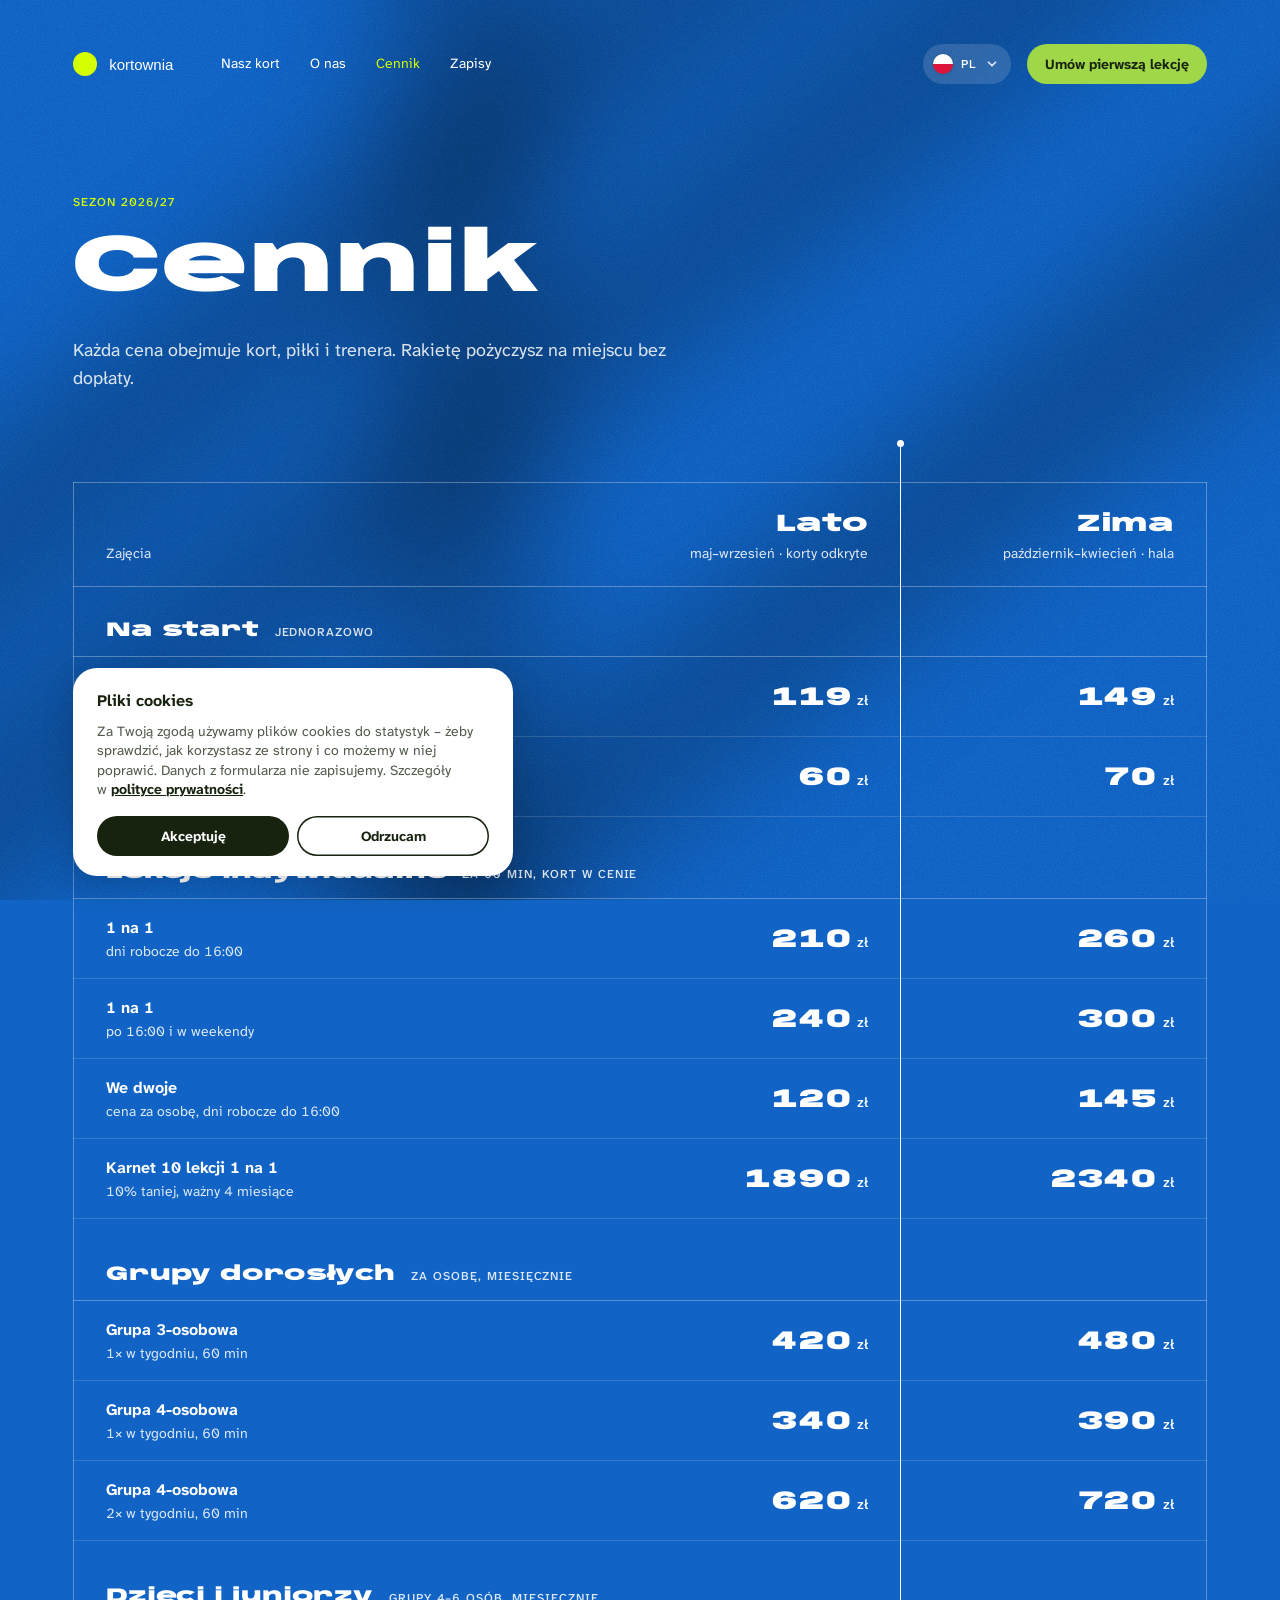
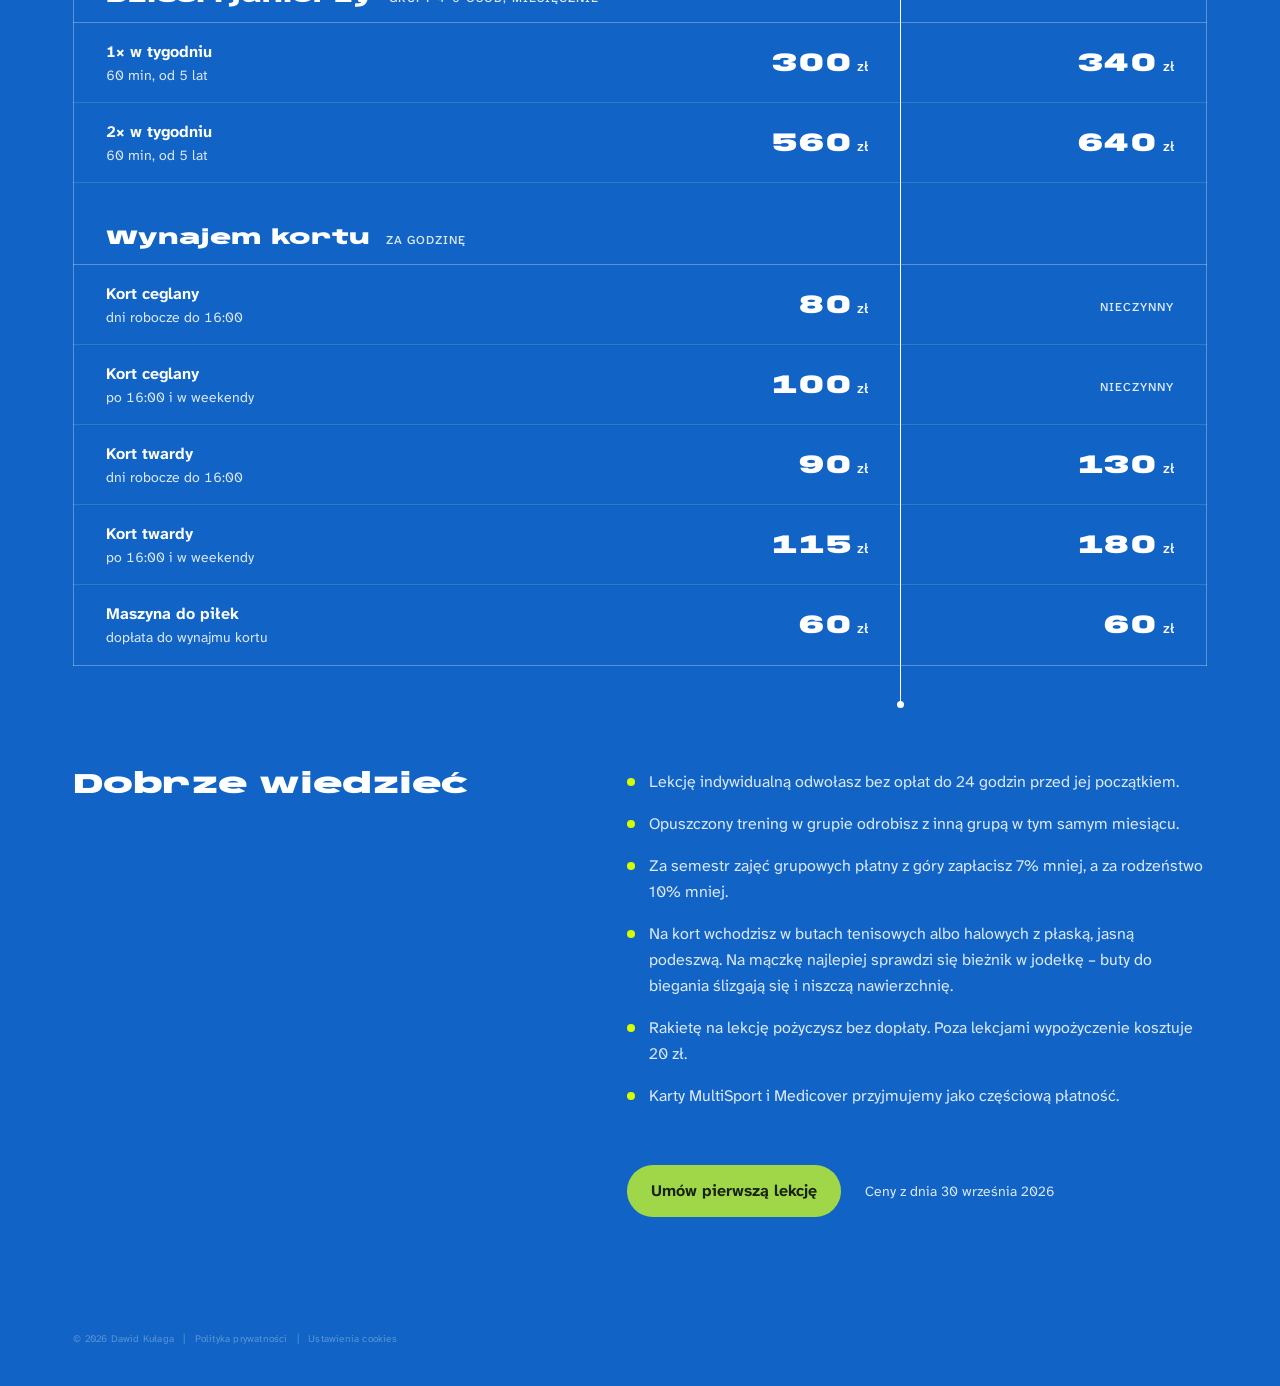
<file: cennik.html>
<!DOCTYPE html>
<html lang="pl" data-surface="twardy">

<head>
    <meta charset="UTF-8">
    <meta name="viewport" content="width=device-width, initial-scale=1.0">
    <script>
        try {
            var s = localStorage.getItem('kortownia-surface');
            if (s === 'ceglany' || s === 'twardy') document.documentElement.dataset.surface = s;
        } catch (e) {}
        // Nawigacja animuje się tylko przy pierwszej stronie w sesji
        // (przejścia między stronami – bez ponownego wejścia).
        try {
            if (sessionStorage.getItem('kortownia-nav-seen')) document.documentElement.classList.add('nav-seen');
            sessionStorage.setItem('kortownia-nav-seen', '1');
        } catch (e) {}
    </script>

    <link rel="preconnect" href="https://fonts.googleapis.com">
    <link rel="preconnect" href="https://fonts.gstatic.com" crossorigin>
    <link href="https://fonts.googleapis.com/css2?family=Anybody:wdth,wght@150,900&family=Atkinson+Hyperlegible+Next:wght@400;500;700&family=BBH+Bartle&display=swap" rel="stylesheet">

    <link rel="stylesheet" href="style.css?v=2026-10-01f">
    <link rel="stylesheet" href="cennik.css?v=2026-10-06c">
    <link rel="preload" href="data/cennik.json" as="fetch" crossorigin>
    <title>Cennik – Kortownia</title>
    <meta name="description" content="Cennik szkoły tenisa Kortownia: lekcje indywidualne, grupy dorosłych, zajęcia dla dzieci i wynajem kortu – ceny w sezonie letnim i zimowym.">
    <link rel="icon" href="img/favicon.svg" type="image/svg+xml">
    <link rel="icon" href="img/favicon.ico" sizes="any">
    <link rel="apple-touch-icon" href="img/apple-touch-icon.png">
</head>

<body class="subpage">

    <!-- Tło: rozmyte ukośne cienie (BG-shadow) + ziarno -->
    <div class="bg" aria-hidden="true">
        <svg class="bg__svg bg__svg--desktop" width="2109" height="1100" viewBox="0 0 2109 1100" overflow="visible">
            <defs>
                <filter id="bg-blur" filterUnits="userSpaceOnUse" x="-3000" y="-3000" width="7000" height="7000">
                    <feGaussianBlur stdDeviation="60" />
                </filter>
            </defs>
            <g id="bg-shapes" filter="url(#bg-blur)" fill="#000">
                <rect x="-2157.266" y="-1301.834" width="2635.036" height="1456.137" opacity=".26" transform="rotate(-44.04 -839.748 -573.765)" />
                <rect x="-1206.129" y="364.943" width="2635.036" height="147.119" opacity=".26" transform="rotate(-38.43 111.389 438.502)" />
                <rect x="-747.009" y="730.633" width="2635.036" height="147.119" opacity=".26" transform="rotate(-38.43 570.509 804.192)" />
                <rect x="-1000.589" y="479.723" width="2635.036" height="147.119" opacity=".26" transform="rotate(-38.43 316.929 553.282)" />
                <rect x="-851.658" y="554.919" width="2635.036" height="147.119" opacity=".26" transform="rotate(-90 465.86 628.478)" />
            </g>
            <rect x="510.53" y="1472.8" width="2635.036" height="479.466" opacity=".26" transform="rotate(-61.13 1828.05 1712.53)" filter="url(#bg-blur)" />
        </svg>
        <svg class="bg__svg bg__svg--mobile" width="390" height="868" viewBox="0 0 487.5 1085" overflow="visible">
            <use href="#bg-shapes" />
        </svg>
        <div class="bg__noise"></div>
    </div>

    <header class="nav">
        <div class="nav__left">
            <a class="logo" href="index.html" aria-label="Kortownia – strona główna">
                <img src="img/logo-dot.svg" width="24" height="24" alt="">
                <span class="logo__text">kortownia</span>
            </a>
            <nav class="nav__links" aria-label="Główna" data-i18n-aria="navLabel">
                <a class="nav-link" href="index.html#nasz-kort" data-i18n="navCourt">Nasz kort</a>
                <a class="nav-link" href="index.html#o-nas" data-i18n="navAbout">O nas</a>
                <a class="nav-link" href="cennik.html" aria-current="page" data-i18n="navPricing">Cennik</a>
                <a class="nav-link" href="index.html#zapisy" data-i18n="navSignup">Zapisy</a>
            </nav>
        </div>
        <div class="nav__right">
            <div class="lang">
                <button class="lang__trigger" type="button" aria-haspopup="menu" aria-expanded="false" aria-controls="lang-menu-nav" aria-label="Język: polski" data-i18n-aria="langCurrent">
                    <span class="lang__flag lang__flag--pl"><svg class="flag" viewBox="0 0 20 20" aria-hidden="true"><rect width="20" height="10" fill="#fff"/><rect y="10" width="20" height="10" fill="#dc143c"/></svg></span>
                    <span class="lang__flag lang__flag--en"><svg class="flag" viewBox="0 0 60 60" aria-hidden="true"><rect width="60" height="60" fill="#012169"/><path d="M0 0L60 60M60 0L0 60" stroke="#fff" stroke-width="12"/><path d="M0 0L60 60M60 0L0 60" stroke="#c8102e" stroke-width="5"/><path d="M30 0V60M0 30H60" stroke="#fff" stroke-width="18"/><path d="M30 0V60M0 30H60" stroke="#c8102e" stroke-width="10"/></svg></span>
                    <span class="lang__code" data-i18n="langCode">PL</span>
                    <svg class="lang__chevron" viewBox="0 0 16 16" aria-hidden="true"><path d="M4 6l4 4 4-4" fill="none" stroke="currentColor" stroke-width="2" stroke-linecap="round" stroke-linejoin="round"/></svg>
                </button>
                <div class="lang__menu" id="lang-menu-nav" role="menu" aria-label="Język" data-i18n-aria="langLabel" hidden>
                    <button class="lang__option" type="button" role="menuitemradio" data-lang="pl" aria-checked="true"><svg class="flag" viewBox="0 0 20 20" aria-hidden="true"><rect width="20" height="10" fill="#fff"/><rect y="10" width="20" height="10" fill="#dc143c"/></svg><span lang="pl">Polski</span><svg class="lang__check" viewBox="0 0 16 16" aria-hidden="true"><path d="M3.5 8.5l3 3 6-7" fill="none" stroke="currentColor" stroke-width="2" stroke-linecap="round" stroke-linejoin="round"/></svg></button>
                    <button class="lang__option" type="button" role="menuitemradio" data-lang="en" aria-checked="false"><svg class="flag" viewBox="0 0 60 60" aria-hidden="true"><rect width="60" height="60" fill="#012169"/><path d="M0 0L60 60M60 0L0 60" stroke="#fff" stroke-width="12"/><path d="M0 0L60 60M60 0L0 60" stroke="#c8102e" stroke-width="5"/><path d="M30 0V60M0 30H60" stroke="#fff" stroke-width="18"/><path d="M30 0V60M0 30H60" stroke="#c8102e" stroke-width="10"/></svg><span lang="en">English</span><svg class="lang__check" viewBox="0 0 16 16" aria-hidden="true"><path d="M3.5 8.5l3 3 6-7" fill="none" stroke="currentColor" stroke-width="2" stroke-linecap="round" stroke-linejoin="round"/></svg></button>
                </div>
            </div>
            <a class="btn btn--primary btn--sm" href="index.html#zapisy" data-i18n="cta">Umów pierwszą lekcję</a>
        </div>
        <button class="menu-button" type="button" aria-expanded="false" aria-controls="mobile-menu" aria-label="Otwórz menu">
            <span class="menu-button__bar"></span>
            <span class="menu-button__bar"></span>
        </button>
    </header>

    <main class="pricing">
        <header class="pricing__head">
            <p class="pricing__eyebrow" data-i18n="eyebrow">Sezon 2026/27</p>
            <h1 class="pricing__title" data-i18n="pageHeading">Cennik</h1>
            <p class="pricing__lead" data-i18n="pricingLead">Każda cena obejmuje kort, piłki i trenera. Rakietę pożyczysz na miejscu bez dopłaty.</p>
        </header>

        <!-- Mobile: jedna kolumna sezonu naraz (przełącznik jak nawierzchnia). -->
        <div class="season-switch">
            <span class="season-switch__label" id="season-label" data-i18n="seasonLabel">Sezon</span>
            <div class="switch" role="group" aria-labelledby="season-label">
                <button class="segment" type="button" data-season="lato" aria-pressed="true" data-i18n="seasonSummer">Lato</button>
                <button class="segment" type="button" data-season="zima" aria-pressed="false" data-i18n="seasonWinter">Zima</button>
            </div>
        </div>

        <!-- Tabela jak kort: siatka dzieli sezony (lato | zima). Treść z data/cennik.json. -->
        <div class="price-court" data-season="lato">
            <i class="price-court__net" aria-hidden="true"></i>
            <table class="price-table">
                <caption class="sr-only" data-i18n="tableCaption">Ceny w złotych, w sezonie letnim i zimowym</caption>
                <colgroup>
                    <col class="price-table__col-offer">
                    <col class="price-table__col-season">
                    <col class="price-table__col-season">
                </colgroup>
                <thead>
                    <tr>
                        <th scope="col"><span class="price-table__corner" data-i18n="colOffer">Zajęcia</span></th>
                        <th scope="col" class="is-lato" data-season-col="lato"></th>
                        <th scope="col" class="is-zima" data-season-col="zima"></th>
                    </tr>
                </thead>
                <!-- grupy <tbody> wstawia cennik.js -->
            </table>
        </div>

        <section class="pricing__notes" aria-labelledby="notes-title">
            <h2 class="pricing__notes-title" id="notes-title" data-i18n="notesTitle">Dobrze wiedzieć</h2>
            <ul class="pricing__notes-list" data-notes></ul>
        </section>

        <div class="pricing__cta">
            <a class="btn btn--primary" href="index.html#zapisy" data-i18n="cta">Umów pierwszą lekcję</a>
            <p class="pricing__updated" data-updated></p>
        </div>
    </main>

    <footer class="subpage-foot">
        <div class="credits">
            <span>© 2026 Dawid Kułaga</span>
            <span class="credits__sep" aria-hidden="true">|</span>
            <a href="polityka-prywatnosci.html" data-i18n="privacyLink">Polityka prywatności</a>
            <span class="credits__sep" aria-hidden="true">|</span>
            <button class="credits__btn" type="button" data-consent-open data-i18n="cookieSettings">Ustawienia cookies</button>
        </div>
    </footer>

    <div class="mobile-menu" id="mobile-menu" hidden>
        <nav class="mobile-menu__links" aria-label="Główna" data-i18n-aria="navLabel">
            <a class="mobile-link" href="index.html#nasz-kort" data-i18n="navCourt">Nasz kort</a>
            <a class="mobile-link" href="index.html#o-nas" data-i18n="navAbout">O nas</a>
            <a class="mobile-link" href="cennik.html" aria-current="page" data-i18n="navPricing">Cennik</a>
            <a class="mobile-link" href="index.html#zapisy" data-i18n="navSignup">Zapisy</a>
        </nav>
        <div class="mobile-menu__cta">
            <a class="btn btn--primary btn--block" href="index.html#zapisy" data-i18n="cta">Umów pierwszą lekcję</a>
            <div class="mobile-menu__row">
                <div class="lang lang--up">
                    <button class="lang__trigger" type="button" aria-haspopup="menu" aria-expanded="false" aria-controls="lang-menu-mobile" aria-label="Język: polski" data-i18n-aria="langCurrent">
                        <span class="lang__flag lang__flag--pl"><svg class="flag" viewBox="0 0 20 20" aria-hidden="true"><rect width="20" height="10" fill="#fff"/><rect y="10" width="20" height="10" fill="#dc143c"/></svg></span>
                        <span class="lang__flag lang__flag--en"><svg class="flag" viewBox="0 0 60 60" aria-hidden="true"><rect width="60" height="60" fill="#012169"/><path d="M0 0L60 60M60 0L0 60" stroke="#fff" stroke-width="12"/><path d="M0 0L60 60M60 0L0 60" stroke="#c8102e" stroke-width="5"/><path d="M30 0V60M0 30H60" stroke="#fff" stroke-width="18"/><path d="M30 0V60M0 30H60" stroke="#c8102e" stroke-width="10"/></svg></span>
                        <span class="lang__code" data-i18n="langCode">PL</span>
                        <svg class="lang__chevron" viewBox="0 0 16 16" aria-hidden="true"><path d="M4 6l4 4 4-4" fill="none" stroke="currentColor" stroke-width="2" stroke-linecap="round" stroke-linejoin="round"/></svg>
                    </button>
                    <div class="lang__menu" id="lang-menu-mobile" role="menu" aria-label="Język" data-i18n-aria="langLabel" hidden>
                        <button class="lang__option" type="button" role="menuitemradio" data-lang="pl" aria-checked="true"><svg class="flag" viewBox="0 0 20 20" aria-hidden="true"><rect width="20" height="10" fill="#fff"/><rect y="10" width="20" height="10" fill="#dc143c"/></svg><span lang="pl">Polski</span><svg class="lang__check" viewBox="0 0 16 16" aria-hidden="true"><path d="M3.5 8.5l3 3 6-7" fill="none" stroke="currentColor" stroke-width="2" stroke-linecap="round" stroke-linejoin="round"/></svg></button>
                        <button class="lang__option" type="button" role="menuitemradio" data-lang="en" aria-checked="false"><svg class="flag" viewBox="0 0 60 60" aria-hidden="true"><rect width="60" height="60" fill="#012169"/><path d="M0 0L60 60M60 0L0 60" stroke="#fff" stroke-width="12"/><path d="M0 0L60 60M60 0L0 60" stroke="#c8102e" stroke-width="5"/><path d="M30 0V60M0 30H60" stroke="#fff" stroke-width="18"/><path d="M30 0V60M0 30H60" stroke="#c8102e" stroke-width="10"/></svg><span lang="en">English</span><svg class="lang__check" viewBox="0 0 16 16" aria-hidden="true"><path d="M3.5 8.5l3 3 6-7" fill="none" stroke="currentColor" stroke-width="2" stroke-linecap="round" stroke-linejoin="round"/></svg></button>
                    </div>
                </div>
                <a class="btn btn--link" href="index.html" data-i18n="ctaHome">Strona główna</a>
            </div>
        </div>
    </div>

    <script src="cennik.js?v=2026-10-01e"></script>
    <script src="booking.js?v=2026-10-01b"></script>
    <script src="consent.js?v=2026-10-01b"></script>
    <script src="app.js?v=2026-10-01f"></script>

</body>

</html>
</file>
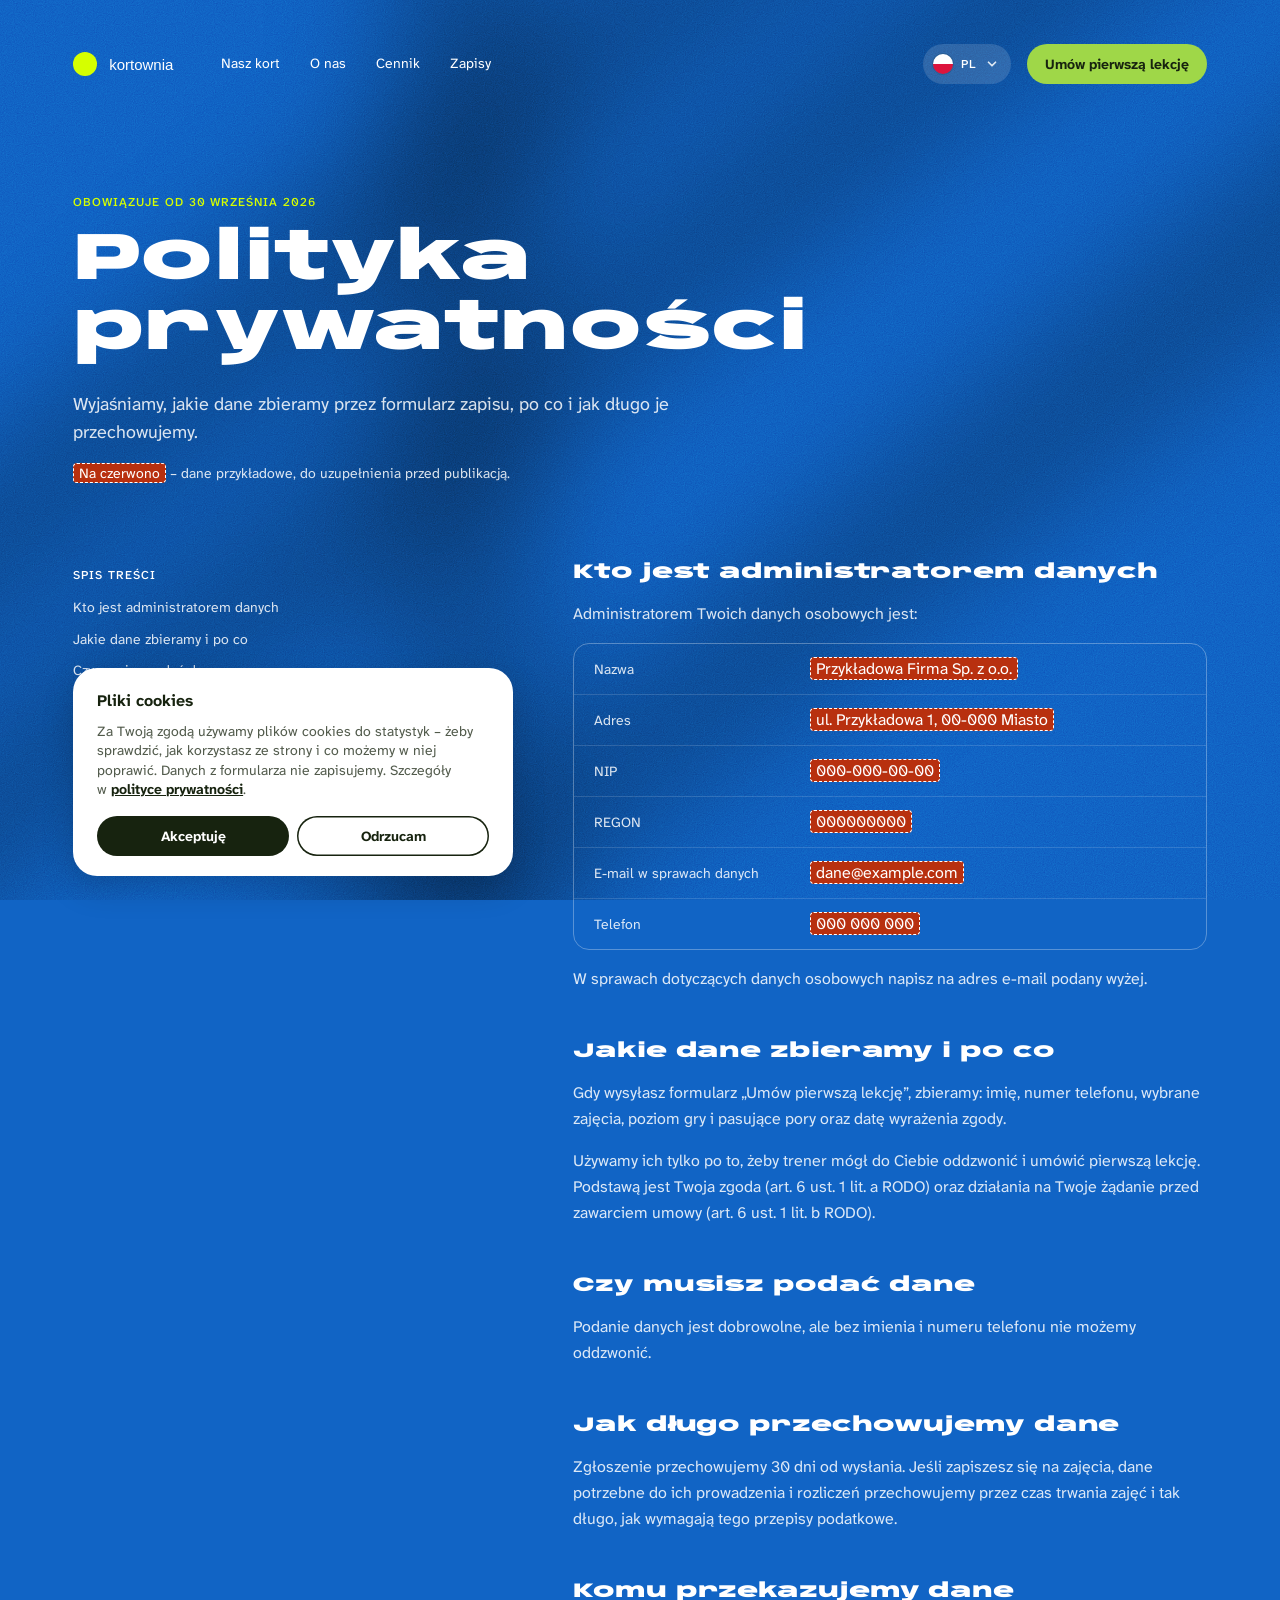
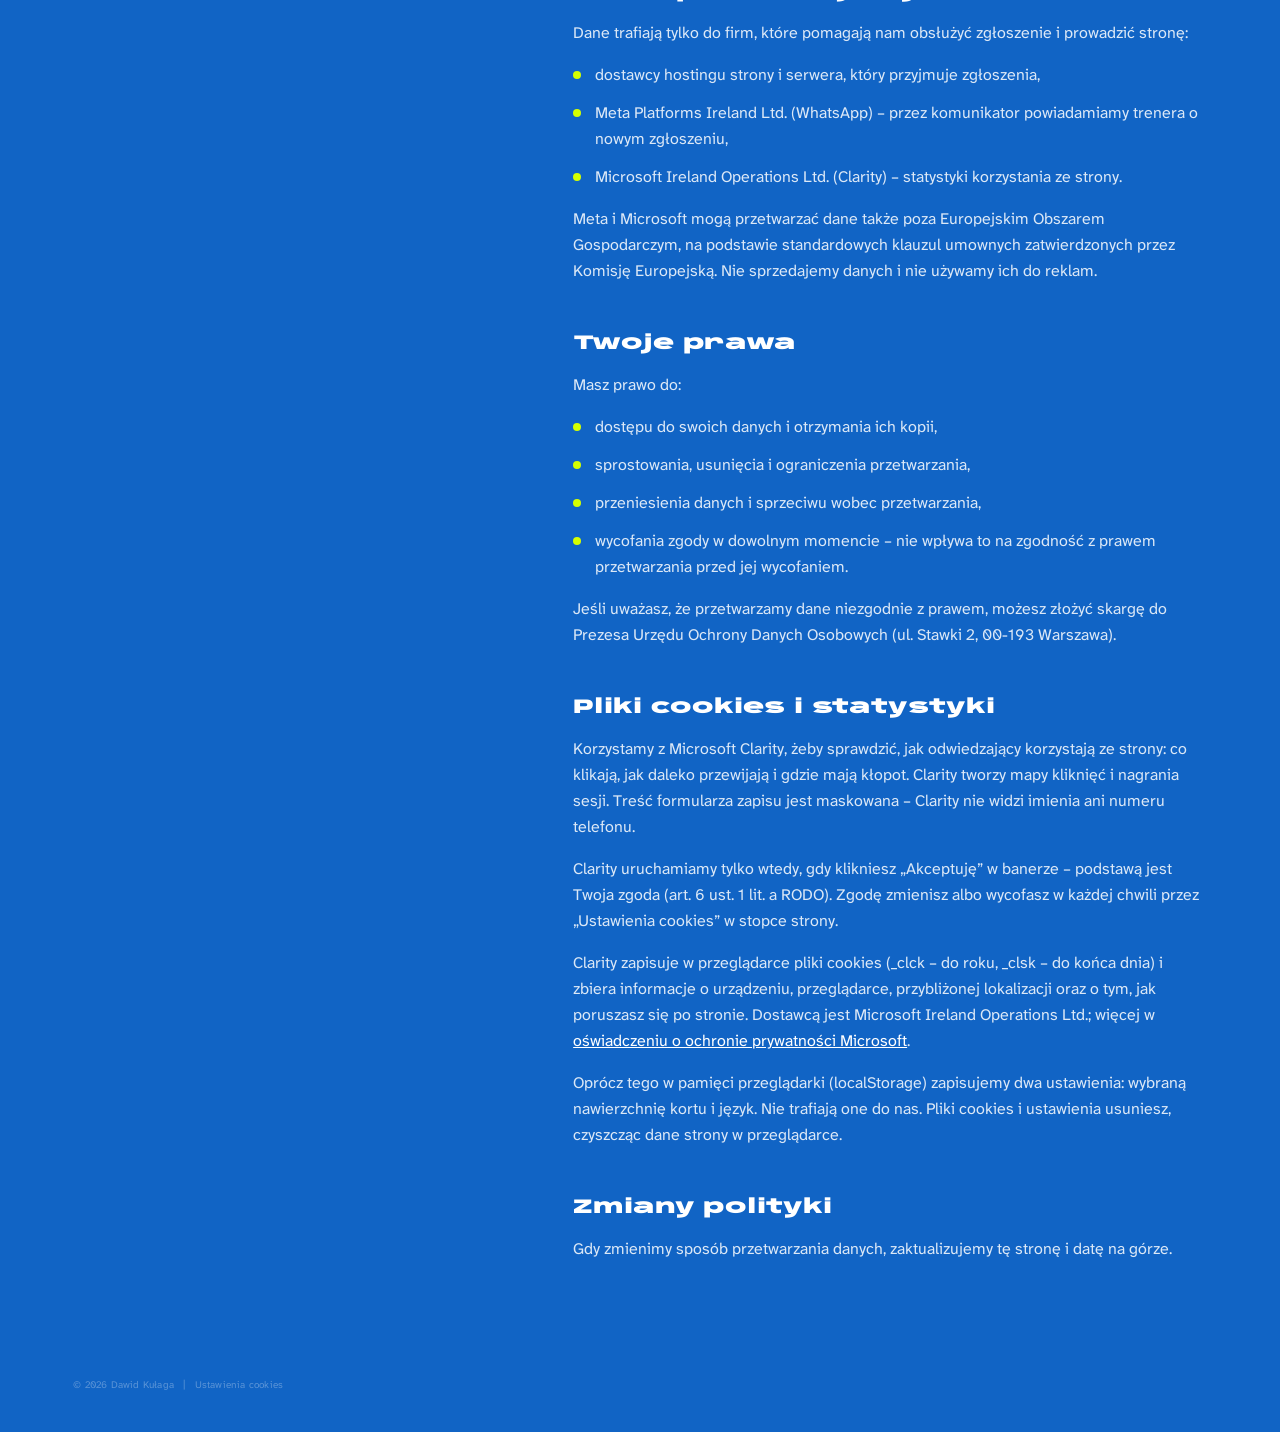
<file: polityka-prywatnosci.html>
<!DOCTYPE html>
<html lang="pl" data-surface="twardy">

<head>
    <meta charset="UTF-8">
    <meta name="viewport" content="width=device-width, initial-scale=1.0">
    <script>
        try {
            var s = localStorage.getItem('kortownia-surface');
            if (s === 'ceglany' || s === 'twardy') document.documentElement.dataset.surface = s;
        } catch (e) {}
        // Nawigacja animuje się tylko przy pierwszej stronie w sesji
        // (przejścia między stronami – bez ponownego wejścia).
        try {
            if (sessionStorage.getItem('kortownia-nav-seen')) document.documentElement.classList.add('nav-seen');
            sessionStorage.setItem('kortownia-nav-seen', '1');
        } catch (e) {}
    </script>

    <link rel="preconnect" href="https://fonts.googleapis.com">
    <link rel="preconnect" href="https://fonts.gstatic.com" crossorigin>
    <link href="https://fonts.googleapis.com/css2?family=Anybody:wdth,wght@150,900&family=Atkinson+Hyperlegible+Next:wght@400;500;700&family=BBH+Bartle&display=swap" rel="stylesheet">

    <link rel="stylesheet" href="style.css?v=2026-10-01f">
    <link rel="stylesheet" href="polityka.css?v=2026-10-06a">
    <title>Polityka prywatności – Kortownia</title>
    <meta name="description" content="Polityka prywatności szkoły tenisa Kortownia: jakie dane zbieramy przez formularz zapisu, po co, jak długo je przechowujemy i jakie masz prawa.">
    <link rel="icon" href="img/favicon.svg" type="image/svg+xml">
    <link rel="icon" href="img/favicon.ico" sizes="any">
    <link rel="apple-touch-icon" href="img/apple-touch-icon.png">
</head>

<body class="subpage">

    <!-- Tło: rozmyte ukośne cienie (BG-shadow) + ziarno -->
    <div class="bg" aria-hidden="true">
        <svg class="bg__svg bg__svg--desktop" width="2109" height="1100" viewBox="0 0 2109 1100" overflow="visible">
            <defs>
                <filter id="bg-blur" filterUnits="userSpaceOnUse" x="-3000" y="-3000" width="7000" height="7000">
                    <feGaussianBlur stdDeviation="60" />
                </filter>
            </defs>
            <g id="bg-shapes" filter="url(#bg-blur)" fill="#000">
                <rect x="-2157.266" y="-1301.834" width="2635.036" height="1456.137" opacity=".26" transform="rotate(-44.04 -839.748 -573.765)" />
                <rect x="-1206.129" y="364.943" width="2635.036" height="147.119" opacity=".26" transform="rotate(-38.43 111.389 438.502)" />
                <rect x="-747.009" y="730.633" width="2635.036" height="147.119" opacity=".26" transform="rotate(-38.43 570.509 804.192)" />
                <rect x="-1000.589" y="479.723" width="2635.036" height="147.119" opacity=".26" transform="rotate(-38.43 316.929 553.282)" />
                <rect x="-851.658" y="554.919" width="2635.036" height="147.119" opacity=".26" transform="rotate(-90 465.86 628.478)" />
            </g>
            <rect x="510.53" y="1472.8" width="2635.036" height="479.466" opacity=".26" transform="rotate(-61.13 1828.05 1712.53)" filter="url(#bg-blur)" />
        </svg>
        <svg class="bg__svg bg__svg--mobile" width="390" height="868" viewBox="0 0 487.5 1085" overflow="visible">
            <use href="#bg-shapes" />
        </svg>
        <div class="bg__noise"></div>
    </div>

    <header class="nav">
        <div class="nav__left">
            <a class="logo" href="index.html" aria-label="Kortownia – strona główna">
                <img src="img/logo-dot.svg" width="24" height="24" alt="">
                <span class="logo__text">kortownia</span>
            </a>
            <nav class="nav__links" aria-label="Główna" data-i18n-aria="navLabel">
                <a class="nav-link" href="index.html#nasz-kort" data-i18n="navCourt">Nasz kort</a>
                <a class="nav-link" href="index.html#o-nas" data-i18n="navAbout">O nas</a>
                <a class="nav-link" href="cennik.html" data-i18n="navPricing">Cennik</a>
                <a class="nav-link" href="index.html#zapisy" data-i18n="navSignup">Zapisy</a>
            </nav>
        </div>
        <div class="nav__right">
            <div class="lang">
                <button class="lang__trigger" type="button" aria-haspopup="menu" aria-expanded="false" aria-controls="lang-menu-nav" aria-label="Język: polski" data-i18n-aria="langCurrent">
                    <span class="lang__flag lang__flag--pl"><svg class="flag" viewBox="0 0 20 20" aria-hidden="true"><rect width="20" height="10" fill="#fff"/><rect y="10" width="20" height="10" fill="#dc143c"/></svg></span>
                    <span class="lang__flag lang__flag--en"><svg class="flag" viewBox="0 0 60 60" aria-hidden="true"><rect width="60" height="60" fill="#012169"/><path d="M0 0L60 60M60 0L0 60" stroke="#fff" stroke-width="12"/><path d="M0 0L60 60M60 0L0 60" stroke="#c8102e" stroke-width="5"/><path d="M30 0V60M0 30H60" stroke="#fff" stroke-width="18"/><path d="M30 0V60M0 30H60" stroke="#c8102e" stroke-width="10"/></svg></span>
                    <span class="lang__code" data-i18n="langCode">PL</span>
                    <svg class="lang__chevron" viewBox="0 0 16 16" aria-hidden="true"><path d="M4 6l4 4 4-4" fill="none" stroke="currentColor" stroke-width="2" stroke-linecap="round" stroke-linejoin="round"/></svg>
                </button>
                <div class="lang__menu" id="lang-menu-nav" role="menu" aria-label="Język" data-i18n-aria="langLabel" hidden>
                    <button class="lang__option" type="button" role="menuitemradio" data-lang="pl" aria-checked="true"><svg class="flag" viewBox="0 0 20 20" aria-hidden="true"><rect width="20" height="10" fill="#fff"/><rect y="10" width="20" height="10" fill="#dc143c"/></svg><span lang="pl">Polski</span><svg class="lang__check" viewBox="0 0 16 16" aria-hidden="true"><path d="M3.5 8.5l3 3 6-7" fill="none" stroke="currentColor" stroke-width="2" stroke-linecap="round" stroke-linejoin="round"/></svg></button>
                    <button class="lang__option" type="button" role="menuitemradio" data-lang="en" aria-checked="false"><svg class="flag" viewBox="0 0 60 60" aria-hidden="true"><rect width="60" height="60" fill="#012169"/><path d="M0 0L60 60M60 0L0 60" stroke="#fff" stroke-width="12"/><path d="M0 0L60 60M60 0L0 60" stroke="#c8102e" stroke-width="5"/><path d="M30 0V60M0 30H60" stroke="#fff" stroke-width="18"/><path d="M30 0V60M0 30H60" stroke="#c8102e" stroke-width="10"/></svg><span lang="en">English</span><svg class="lang__check" viewBox="0 0 16 16" aria-hidden="true"><path d="M3.5 8.5l3 3 6-7" fill="none" stroke="currentColor" stroke-width="2" stroke-linecap="round" stroke-linejoin="round"/></svg></button>
                </div>
            </div>
            <a class="btn btn--primary btn--sm" href="index.html#zapisy" data-i18n="cta">Umów pierwszą lekcję</a>
        </div>
        <button class="menu-button" type="button" aria-expanded="false" aria-controls="mobile-menu" aria-label="Otwórz menu">
            <span class="menu-button__bar"></span>
            <span class="menu-button__bar"></span>
        </button>
    </header>

    <!-- Treść w dwóch językach; widoczna wersja zależy od html[lang] (polityka.css).
         <mark class="todo"> = dane przykładowe, do uzupełnienia przed publikacją. -->
    <main class="legal">
        <div class="legal__lang" lang="pl">
            <header class="legal__head">
                <p class="legal__eyebrow">Obowiązuje od 30 września 2026</p>
                <h1 class="legal__title">Polityka prywatności</h1>
                <p class="legal__lead">Wyjaśniamy, jakie dane zbieramy przez formularz zapisu, po co i jak długo je przechowujemy.</p>
                <p class="legal__legend"><mark class="todo">Na czerwono</mark> – dane przykładowe, do uzupełnienia przed publikacją.</p>
            </header>

            <div class="legal__body">
                <nav class="legal__toc" aria-labelledby="toc-pl">
                    <h2 class="legal__toc-title" id="toc-pl">Spis treści</h2>
                    <ol>
                        <li><a href="#administrator">Kto jest administratorem danych</a></li>
                        <li><a href="#dane">Jakie dane zbieramy i po co</a></li>
                        <li><a href="#dobrowolnosc">Czy musisz podać dane</a></li>
                        <li><a href="#okres">Jak długo przechowujemy dane</a></li>
                        <li><a href="#odbiorcy">Komu przekazujemy dane</a></li>
                        <li><a href="#prawa">Twoje prawa</a></li>
                        <li><a href="#cookies">Pliki cookies i statystyki</a></li>
                        <li><a href="#zmiany">Zmiany polityki</a></li>
                    </ol>
                </nav>

                <div class="legal__text">
                    <section id="administrator">
                        <h2>Kto jest administratorem danych</h2>
                        <p>Administratorem Twoich danych osobowych jest:</p>
                        <dl class="legal__card">
                            <div><dt>Nazwa</dt><dd><mark class="todo">Przykładowa Firma Sp. z o.o.</mark></dd></div>
                            <div><dt>Adres</dt><dd><mark class="todo">ul. Przykładowa 1, 00-000 Miasto</mark></dd></div>
                            <div><dt>NIP</dt><dd><mark class="todo">000-000-00-00</mark></dd></div>
                            <div><dt>REGON</dt><dd><mark class="todo">000000000</mark></dd></div>
                            <div><dt>E-mail w sprawach danych</dt><dd><mark class="todo">dane@example.com</mark></dd></div>
                            <div><dt>Telefon</dt><dd><mark class="todo">000 000 000</mark></dd></div>
                        </dl>
                        <p>W sprawach dotyczących danych osobowych napisz na adres e-mail podany wyżej.</p>
                    </section>

                    <section id="dane">
                        <h2>Jakie dane zbieramy i po co</h2>
                        <p>Gdy wysyłasz formularz „Umów pierwszą lekcję”, zbieramy: imię, numer telefonu, wybrane zajęcia, poziom gry i pasujące pory oraz datę wyrażenia zgody.</p>
                        <p>Używamy ich tylko po to, żeby trener mógł do Ciebie oddzwonić i umówić pierwszą lekcję. Podstawą jest Twoja zgoda (art. 6 ust. 1 lit. a RODO) oraz działania na Twoje żądanie przed zawarciem umowy (art. 6 ust. 1 lit. b RODO).</p>
                    </section>

                    <section id="dobrowolnosc">
                        <h2>Czy musisz podać dane</h2>
                        <p>Podanie danych jest dobrowolne, ale bez imienia i numeru telefonu nie możemy oddzwonić.</p>
                    </section>

                    <section id="okres">
                        <h2>Jak długo przechowujemy dane</h2>
                        <p>Zgłoszenie przechowujemy 30 dni od wysłania. Jeśli zapiszesz się na zajęcia, dane potrzebne do ich prowadzenia i rozliczeń przechowujemy przez czas trwania zajęć i tak długo, jak wymagają tego przepisy podatkowe.</p>
                    </section>

                    <section id="odbiorcy">
                        <h2>Komu przekazujemy dane</h2>
                        <p>Dane trafiają tylko do firm, które pomagają nam obsłużyć zgłoszenie i prowadzić stronę:</p>
                        <ul>
                            <li>dostawcy hostingu strony i serwera, który przyjmuje zgłoszenia,</li>
                            <li>Meta Platforms Ireland Ltd. (WhatsApp) – przez komunikator powiadamiamy trenera o nowym zgłoszeniu,</li>
                            <li>Microsoft Ireland Operations Ltd. (Clarity) – statystyki korzystania ze strony.</li>
                        </ul>
                        <p>Meta i Microsoft mogą przetwarzać dane także poza Europejskim Obszarem Gospodarczym, na podstawie standardowych klauzul umownych zatwierdzonych przez Komisję Europejską. Nie sprzedajemy danych i nie używamy ich do reklam.</p>
                    </section>

                    <section id="prawa">
                        <h2>Twoje prawa</h2>
                        <p>Masz prawo do:</p>
                        <ul>
                            <li>dostępu do swoich danych i otrzymania ich kopii,</li>
                            <li>sprostowania, usunięcia i ograniczenia przetwarzania,</li>
                            <li>przeniesienia danych i sprzeciwu wobec przetwarzania,</li>
                            <li>wycofania zgody w dowolnym momencie – nie wpływa to na zgodność z prawem przetwarzania przed jej wycofaniem.</li>
                        </ul>
                        <p>Jeśli uważasz, że przetwarzamy dane niezgodnie z prawem, możesz złożyć skargę do Prezesa Urzędu Ochrony Danych Osobowych (ul. Stawki 2, 00-193 Warszawa).</p>
                    </section>

                    <section id="cookies">
                        <h2>Pliki cookies i statystyki</h2>
                        <p>Korzystamy z Microsoft Clarity, żeby sprawdzić, jak odwiedzający korzystają ze strony: co klikają, jak daleko przewijają i gdzie mają kłopot. Clarity tworzy mapy kliknięć i nagrania sesji. Treść formularza zapisu jest maskowana – Clarity nie widzi imienia ani numeru telefonu.</p>
                        <p>Clarity uruchamiamy tylko wtedy, gdy klikniesz „Akceptuję” w banerze – podstawą jest Twoja zgoda (art. 6 ust. 1 lit. a RODO). Zgodę zmienisz albo wycofasz w każdej chwili przez „Ustawienia cookies” w stopce strony.</p>
                        <p>Clarity zapisuje w przeglądarce pliki cookies (_clck – do roku, _clsk – do końca dnia) i zbiera informacje o urządzeniu, przeglądarce, przybliżonej lokalizacji oraz o tym, jak poruszasz się po stronie. Dostawcą jest Microsoft Ireland Operations Ltd.; więcej w <a href="https://privacy.microsoft.com/pl-pl/privacystatement" target="_blank" rel="noopener">oświadczeniu o ochronie prywatności Microsoft</a>.</p>
                        <p>Oprócz tego w pamięci przeglądarki (localStorage) zapisujemy dwa ustawienia: wybraną nawierzchnię kortu i język. Nie trafiają one do nas. Pliki cookies i ustawienia usuniesz, czyszcząc dane strony w przeglądarce.</p>
                    </section>

                    <section id="zmiany">
                        <h2>Zmiany polityki</h2>
                        <p>Gdy zmienimy sposób przetwarzania danych, zaktualizujemy tę stronę i datę na górze.</p>
                    </section>
                </div>
            </div>
        </div>

        <div class="legal__lang" lang="en">
            <header class="legal__head">
                <p class="legal__eyebrow">Effective from 30 September 2026</p>
                <h1 class="legal__title">Privacy policy</h1>
                <p class="legal__lead">What data we collect through the booking form, why, and how long we keep it.</p>
                <p class="legal__legend"><mark class="todo">In red</mark> – sample details, to be filled in before publishing.</p>
            </header>

            <div class="legal__body">
                <nav class="legal__toc" aria-labelledby="toc-en">
                    <h2 class="legal__toc-title" id="toc-en">Contents</h2>
                    <ol>
                        <li><a href="#controller">Who controls your data</a></li>
                        <li><a href="#data">What we collect and why</a></li>
                        <li><a href="#voluntary">Do you have to share it</a></li>
                        <li><a href="#retention">How long we keep it</a></li>
                        <li><a href="#recipients">Who we share it with</a></li>
                        <li><a href="#rights">Your rights</a></li>
                        <li><a href="#cookies-en">Cookies and analytics</a></li>
                        <li><a href="#changes">Changes to this policy</a></li>
                    </ol>
                </nav>

                <div class="legal__text">
                    <section id="controller">
                        <h2>Who controls your data</h2>
                        <p>The controller of your personal data is:</p>
                        <dl class="legal__card">
                            <div><dt>Name</dt><dd><mark class="todo">Przykładowa Firma Sp. z o.o.</mark></dd></div>
                            <div><dt>Address</dt><dd><mark class="todo">ul. Przykładowa 1, 00-000 Miasto</mark></dd></div>
                            <div><dt>Tax ID (NIP)</dt><dd><mark class="todo">000-000-00-00</mark></dd></div>
                            <div><dt>Company ID (REGON)</dt><dd><mark class="todo">000000000</mark></dd></div>
                            <div><dt>Data protection e-mail</dt><dd><mark class="todo">dane@example.com</mark></dd></div>
                            <div><dt>Phone</dt><dd><mark class="todo">000 000 000</mark></dd></div>
                        </dl>
                        <p>For anything about your personal data, write to the e-mail address above.</p>
                    </section>

                    <section id="data">
                        <h2>What we collect and why</h2>
                        <p>When you send the “Book your first lesson” form, we collect your first name, phone number, the session, level and times you chose, and the date you gave consent.</p>
                        <p>We use them only so a coach can call you back and book your first lesson. The legal basis is your consent (Art. 6(1)(a) GDPR) and steps taken at your request before entering into a contract (Art. 6(1)(b) GDPR).</p>
                    </section>

                    <section id="voluntary">
                        <h2>Do you have to share it</h2>
                        <p>Sharing your data is voluntary, but without your name and phone number we can’t call you back.</p>
                    </section>

                    <section id="retention">
                        <h2>How long we keep it</h2>
                        <p>We keep a request for 30 days after it’s sent. If you sign up for classes, we keep the data needed to run and invoice them for as long as the classes last and as long as tax law requires.</p>
                    </section>

                    <section id="recipients">
                        <h2>Who we share it with</h2>
                        <p>Your data only goes to companies that help us handle your request and run the website:</p>
                        <ul>
                            <li>the provider hosting this website and the server that receives requests,</li>
                            <li>Meta Platforms Ireland Ltd. (WhatsApp) – we use it to notify the coach about a new request,</li>
                            <li>Microsoft Ireland Operations Ltd. (Clarity) – website usage analytics.</li>
                        </ul>
                        <p>Meta and Microsoft may also process data outside the European Economic Area, under standard contractual clauses approved by the European Commission. We don’t sell your data or use it for advertising.</p>
                    </section>

                    <section id="rights">
                        <h2>Your rights</h2>
                        <p>You have the right to:</p>
                        <ul>
                            <li>access your data and get a copy of it,</li>
                            <li>have it corrected, erased or its processing restricted,</li>
                            <li>data portability and to object to processing,</li>
                            <li>withdraw your consent at any time – this doesn’t affect processing carried out before you withdrew it.</li>
                        </ul>
                        <p>If you believe we process your data unlawfully, you can complain to the President of the Personal Data Protection Office (UODO, ul. Stawki 2, 00-193 Warsaw, Poland).</p>
                    </section>

                    <section id="cookies-en">
                        <h2>Cookies and analytics</h2>
                        <p>We use Microsoft Clarity to see how visitors use the website: what they click, how far they scroll and where they get stuck. Clarity creates click heatmaps and session recordings. The booking form is masked – Clarity doesn’t see your name or phone number.</p>
                        <p>Clarity only runs after you click “Accept” in the banner – the legal basis is your consent (Art. 6(1)(a) GDPR). You can change or withdraw it at any time via “Cookie settings” at the bottom of the page.</p>
                        <p>Clarity stores cookies in your browser (_clck – up to a year, _clsk – until the end of the day) and collects information about your device, browser, approximate location and how you move around the site. The provider is Microsoft Ireland Operations Ltd.; see the <a href="https://privacy.microsoft.com/en-gb/privacystatement" target="_blank" rel="noopener">Microsoft privacy statement</a>.</p>
                        <p>We also save two settings in your browser’s storage (localStorage): the court surface and the language you chose. They never reach us. Clear the site data in your browser to remove cookies and settings.</p>
                    </section>

                    <section id="changes">
                        <h2>Changes to this policy</h2>
                        <p>If we change how we process data, we’ll update this page and the date at the top.</p>
                    </section>
                </div>
            </div>
        </div>
    </main>

    <footer class="subpage-foot">
        <div class="credits">
            <span>© 2026 Dawid Kułaga</span>
            <span class="credits__sep" aria-hidden="true">|</span>
            <button class="credits__btn" type="button" data-consent-open data-i18n="cookieSettings">Ustawienia cookies</button>
        </div>
    </footer>

    <div class="mobile-menu" id="mobile-menu" hidden>
        <nav class="mobile-menu__links" aria-label="Główna" data-i18n-aria="navLabel">
            <a class="mobile-link" href="index.html#nasz-kort" data-i18n="navCourt">Nasz kort</a>
            <a class="mobile-link" href="index.html#o-nas" data-i18n="navAbout">O nas</a>
            <a class="mobile-link" href="cennik.html" data-i18n="navPricing">Cennik</a>
            <a class="mobile-link" href="index.html#zapisy" data-i18n="navSignup">Zapisy</a>
        </nav>
        <div class="mobile-menu__cta">
            <a class="btn btn--primary btn--block" href="index.html#zapisy" data-i18n="cta">Umów pierwszą lekcję</a>
            <div class="mobile-menu__row">
                <div class="lang lang--up">
                    <button class="lang__trigger" type="button" aria-haspopup="menu" aria-expanded="false" aria-controls="lang-menu-mobile" aria-label="Język: polski" data-i18n-aria="langCurrent">
                        <span class="lang__flag lang__flag--pl"><svg class="flag" viewBox="0 0 20 20" aria-hidden="true"><rect width="20" height="10" fill="#fff"/><rect y="10" width="20" height="10" fill="#dc143c"/></svg></span>
                        <span class="lang__flag lang__flag--en"><svg class="flag" viewBox="0 0 60 60" aria-hidden="true"><rect width="60" height="60" fill="#012169"/><path d="M0 0L60 60M60 0L0 60" stroke="#fff" stroke-width="12"/><path d="M0 0L60 60M60 0L0 60" stroke="#c8102e" stroke-width="5"/><path d="M30 0V60M0 30H60" stroke="#fff" stroke-width="18"/><path d="M30 0V60M0 30H60" stroke="#c8102e" stroke-width="10"/></svg></span>
                        <span class="lang__code" data-i18n="langCode">PL</span>
                        <svg class="lang__chevron" viewBox="0 0 16 16" aria-hidden="true"><path d="M4 6l4 4 4-4" fill="none" stroke="currentColor" stroke-width="2" stroke-linecap="round" stroke-linejoin="round"/></svg>
                    </button>
                    <div class="lang__menu" id="lang-menu-mobile" role="menu" aria-label="Język" data-i18n-aria="langLabel" hidden>
                        <button class="lang__option" type="button" role="menuitemradio" data-lang="pl" aria-checked="true"><svg class="flag" viewBox="0 0 20 20" aria-hidden="true"><rect width="20" height="10" fill="#fff"/><rect y="10" width="20" height="10" fill="#dc143c"/></svg><span lang="pl">Polski</span><svg class="lang__check" viewBox="0 0 16 16" aria-hidden="true"><path d="M3.5 8.5l3 3 6-7" fill="none" stroke="currentColor" stroke-width="2" stroke-linecap="round" stroke-linejoin="round"/></svg></button>
                        <button class="lang__option" type="button" role="menuitemradio" data-lang="en" aria-checked="false"><svg class="flag" viewBox="0 0 60 60" aria-hidden="true"><rect width="60" height="60" fill="#012169"/><path d="M0 0L60 60M60 0L0 60" stroke="#fff" stroke-width="12"/><path d="M0 0L60 60M60 0L0 60" stroke="#c8102e" stroke-width="5"/><path d="M30 0V60M0 30H60" stroke="#fff" stroke-width="18"/><path d="M30 0V60M0 30H60" stroke="#c8102e" stroke-width="10"/></svg><span lang="en">English</span><svg class="lang__check" viewBox="0 0 16 16" aria-hidden="true"><path d="M3.5 8.5l3 3 6-7" fill="none" stroke="currentColor" stroke-width="2" stroke-linecap="round" stroke-linejoin="round"/></svg></button>
                    </div>
                </div>
                <a class="btn btn--link" href="index.html" data-i18n="ctaHome">Strona główna</a>
            </div>
        </div>
    </div>

    <script>
        window.pageI18n = {
            pl: { pageTitle: 'Polityka prywatności – Kortownia', ctaHome: 'Strona główna' },
            en: { pageTitle: 'Privacy policy – Kortownia', ctaHome: 'Home' },
        };
    </script>
    <script src="booking.js?v=2026-10-01b"></script>
    <script src="consent.js?v=2026-10-01b"></script>
    <script src="app.js?v=2026-10-01f"></script>

</body>

</html>
</file>
<file: style.css>
* {
    margin: 0;
    padding: 0;
    box-sizing: border-box;
}

/* ---------- Tokeny (Figma: Kortownia) ---------- */

:root {
    --pilka: #d5ff00;
    --kreda: #ffffff;
    --kreda-14: rgba(255, 255, 255, 0.14);
    --kreda-30: rgba(255, 255, 255, 0.3);
    --kreda-85: rgba(255, 255, 255, 0.85);
    --siatka: #17230f;
    --kort: #9fd748;
    /* Błąd w formularzach (tylko na jasnym panelu „kreda”) – kontrast 6,1:1.
       Stały w obu nawierzchniach. */
    --blad: #b8300f;

    /* Nawierzchnia: Kort twardy (domyślnie) */
    --nawierzchnia: #1164c5;

    /* Margines boczny nawigacji i hero */
    --gutter: clamp(16px, 3.84vw, 81px);
    /* Rogi viewportu (logo, język + CTA, nawigacja, nawierzchnia):
       x – od bocznej krawędzi, y – od górnej/dolnej krawędzi do środka
       elementu (24 px + połowa 80-pikselowego paska nawigacji). */
    --corner-x: calc(var(--gutter) + 24px);
    --corner-y: 64px;

    --font-logo: 'BBH Bartle', 'BBH Sans Bartle', sans-serif;
    --font-display: 'Anybody', sans-serif;
    --font-text: 'Atkinson Hyperlegible Next', system-ui, sans-serif;
}

/* Ceglany przyciemniony z #e6411f do #dc3a19 – biały tekst ≥ 4,5:1 (WCAG AA). */
html[data-surface="ceglany"] {
    --nawierzchnia: #dc3a19;
}

/* Na ceglanym tory przełączników i przycisk języka są ciemne (czerń 14%)
   zamiast jasnych – biały tekst nieaktywnych segmentów ≥ 5:1. */
html[data-surface="ceglany"] :is(.switch, .lang__trigger) {
    background: rgba(0, 0, 0, 0.14);
}

html[data-surface="ceglany"] .lang__trigger:hover,
html[data-surface="ceglany"] .lang__trigger[aria-expanded="true"] {
    background: rgba(0, 0, 0, 0.24);
}

html {
    font-size: 16px;
    font-family: var(--font-text);
    color: var(--kreda);
    background: var(--nawierzchnia);
    transition: background-color 0.5s cubic-bezier(0.65, 0, 0.35, 1);
    -webkit-font-smoothing: antialiased;
}

/* Bez przewijania w bok (canvas 3D wychodzi poza ramkę KV); clip nie tworzy
   kontenera przewijania – działa też na iOS, gdzie samo hidden na body nie wystarcza. */
html,
body {
    overflow-x: hidden;
    overflow-x: clip;
}

body {
    margin: 0;
    min-height: 100vh;
    min-height: 100svh;
    padding-top: 24px;
    padding-bottom: 40px;
}

body.menu-open {
    overflow: hidden;
}

a {
    color: inherit;
    text-decoration: none;
}

button {
    font: inherit;
    color: inherit;
    background: none;
    border: 0;
    cursor: pointer;
}

img {
    display: block;
}

:focus-visible {
    outline: 2px solid var(--kreda);
    outline-offset: 2px;
}

/* ---------- Tło ---------- */

.bg {
    position: fixed;
    inset: 0;
    z-index: -1;
    overflow: hidden;
    pointer-events: none;
    /* Kolor nawierzchni musi być wewnątrz tej warstwy (własny kontekst
       nakładania) – inaczej ziarno w trybie overlay nie ma z czym się mieszać
       i wypłukuje kolor. */
    background: var(--nawierzchnia);
    transition: background-color 0.5s cubic-bezier(0.65, 0, 0.35, 1);
}

/* Stałe piksele jak w Figmie (bez skalowania do szerokości okna) –
   pasy nie zmieniają położenia przy zmianie rozmiaru. Kształty i tak
   wychodzą daleko poza ramkę, więc tło jest pokryte przy każdej szerokości. */
.bg__svg {
    position: absolute;
    top: 0;
    left: 0;
    overflow: visible;
}

.bg__svg--mobile {
    display: none;
}

.bg__noise {
    position: absolute;
    inset: 0;
    /* Neutralne szare ziarno (średnio 50% szarości) – w trybie overlay nie
       zmienia koloru nawierzchni, tylko dodaje fakturę. */
    opacity: 0.15;
    mix-blend-mode: overlay;
    background-image: url("data:image/svg+xml,%3Csvg xmlns='http://www.w3.org/2000/svg' width='200' height='200'%3E%3Cfilter id='n' color-interpolation-filters='sRGB'%3E%3CfeTurbulence type='fractalNoise' baseFrequency='.9' numOctaves='3' stitchTiles='stitch'/%3E%3CfeColorMatrix values='.33 .33 .33 0 0 .33 .33 .33 0 0 .33 .33 .33 0 0 0 0 0 0 1'/%3E%3CfeComponentTransfer%3E%3CfeFuncR type='linear' slope='2.2' intercept='-.6'/%3E%3CfeFuncG type='linear' slope='2.2' intercept='-.6'/%3E%3CfeFuncB type='linear' slope='2.2' intercept='-.6'/%3E%3C/feComponentTransfer%3E%3C/filter%3E%3Crect width='100%25' height='100%25' filter='url%28%23n%29'/%3E%3C/svg%3E");
}

/* ---------- Komponenty ---------- */

/* Button – MD 52 px / SM 40 px */
.btn {
    display: inline-flex;
    align-items: center;
    justify-content: center;
    border-radius: 999px;
    font-weight: 700;
    font-size: 16px;
    line-height: 20px;
    padding: 16px 24px;
    white-space: nowrap;
    transition: background-color 0.15s ease, color 0.15s ease;
}

.btn--sm {
    font-size: 14px;
    line-height: 18px;
    padding: 11px 18px;
}

.btn--primary {
    background: var(--kort);
    color: var(--siatka);
}

.btn--primary:hover {
    background: var(--kreda);
}

.btn--link {
    padding: 16px 12px;
    color: var(--kreda);
    text-decoration: underline;
    text-underline-position: from-font;
}

.btn--link:hover {
    background: var(--kreda-14);
}

.btn--block {
    width: 100%;
}

/* Nav link */
.nav-link {
    display: inline-flex;
    padding: 8px 12px;
    border-radius: 999px;
    font-size: 14px;
    line-height: 1.4;
    white-space: nowrap;
    transition: background-color 0.15s ease;
}

.nav-link:hover {
    background: var(--kreda-14);
}

/* Przełącznik (tor) + Segment */
.switch {
    display: inline-flex;
    align-items: center;
    gap: 2px;
    padding: 4px;
    border-radius: 999px;
    background: var(--kreda-14);
}

.segment,
.surface-switch__label {
    font-weight: 500;
    font-size: 12px;
    line-height: 1.4;
    letter-spacing: 0.08em;
    text-transform: uppercase;
    white-space: nowrap;
}

.segment {
    padding: 6px 12px;
    border-radius: 999px;
    transition: background-color 0.15s ease, color 0.15s ease;
}

.segment:hover {
    background: var(--kreda-14);
}

.segment[aria-pressed="true"] {
    background: var(--kreda);
    color: var(--siatka);
    cursor: default;
}

/* Przełącznik nawierzchni: przesuwana pigułka pod aktywnym segmentem. */
.switch--sliding {
    position: relative;
    isolation: isolate;
}

.switch__thumb {
    position: absolute;
    top: 4px;
    bottom: 4px;
    left: 0;
    width: var(--thumb-w, 0);
    translate: var(--thumb-x, 0) 0;
    border-radius: 999px;
    background: var(--kreda);
    z-index: -1;
}

.switch--sliding.is-ready .switch__thumb {
    transition:
        translate 0.5s cubic-bezier(0.65, 0, 0.35, 1),
        width 0.5s cubic-bezier(0.65, 0, 0.35, 1);
}

.switch--sliding .segment,
.switch--sliding .segment[aria-pressed="true"] {
    background: transparent;
    transition: color 0.35s ease 0.08s;
}

.switch--sliding .segment:not([aria-pressed="true"]):hover {
    background: var(--kreda-14);
}

.surface-switch__label {
    cursor: pointer;
    -webkit-user-select: none;
    user-select: none;
}

.surface-switch__label:hover {
    color: var(--kreda);
}

/* Dropdown języka – szklany trigger (jak tor przełącznika), panel „kreda”. */
.lang {
    position: relative;
}

.lang__trigger {
    display: inline-flex;
    align-items: center;
    gap: 8px;
    height: 40px;
    padding: 0 12px 0 10px;
    border-radius: 999px;
    background: var(--kreda-14);
    font-weight: 500;
    font-size: 12px;
    line-height: 1.4;
    letter-spacing: 0.08em;
    text-transform: uppercase;
    transition: background-color 0.15s ease;
}

.lang__trigger:hover,
.lang__trigger[aria-expanded="true"] {
    background: var(--kreda-30);
}

.flag {
    display: block;
    width: 20px;
    height: 20px;
    border-radius: 50%;
    box-shadow: 0 0 0 1px rgba(23, 35, 15, 0.12);
    flex: none;
}

.lang__flag {
    display: none;
}

html[lang="pl"] .lang__flag--pl,
html[lang="en"] .lang__flag--en {
    display: block;
}

.lang__chevron {
    width: 14px;
    height: 14px;
    opacity: 0.85;
    transition: transform 0.2s ease;
}

.lang__trigger[aria-expanded="true"] .lang__chevron {
    transform: rotate(180deg);
}

.lang__menu {
    position: absolute;
    top: calc(100% + 8px);
    right: 0;
    min-width: 176px;
    padding: 6px;
    border-radius: 18px;
    background: var(--kreda);
    color: var(--siatka);
    box-shadow: 0 12px 32px rgba(0, 0, 0, 0.18);
    display: flex;
    flex-direction: column;
    gap: 2px;
    z-index: 20;
    transform-origin: top right;
    animation: lang-in 0.16s ease-out;
}

.lang__menu[hidden] {
    display: none;
}

.lang--up .lang__menu {
    top: auto;
    bottom: calc(100% + 8px);
    right: auto;
    left: 0;
    transform-origin: bottom left;
}

@keyframes lang-in {
    from { opacity: 0; transform: scale(0.96); }
    to { opacity: 1; transform: scale(1); }
}

.lang__option {
    display: flex;
    align-items: center;
    gap: 10px;
    width: 100%;
    padding: 10px 12px;
    border-radius: 12px;
    font-size: 14px;
    line-height: 1.4;
    text-align: left;
    color: var(--siatka);
    transition: background-color 0.12s ease;
}

.lang__option:hover,
.lang__option:focus-visible {
    background: rgba(23, 35, 15, 0.07);
    outline: none;
}

.lang__option[aria-checked="true"] {
    font-weight: 700;
}

.lang__check {
    width: 16px;
    height: 16px;
    margin-left: auto;
    visibility: hidden;
}

.lang__option[aria-checked="true"] .lang__check {
    visibility: visible;
}

/* ---------- Nawigacja ---------- */

.nav {
    display: flex;
    align-items: center;
    justify-content: space-between;
    width: calc(100% - 2 * var(--gutter));
    margin: 0 auto;
    padding: 20px 24px;
    border-radius: 60px;
    position: relative;
    z-index: 10;
}

.nav__left {
    display: flex;
    align-items: center;
    gap: 36px;
}

/* Linki obok logo (pigułki z 12 px paddingu). */
.nav__links {
    display: flex;
    align-items: center;
    gap: 6px;
}

.nav__right {
    display: flex;
    align-items: center;
    gap: 16px;
}

.logo {
    display: flex;
    align-items: center;
    gap: 12px;
}

.logo__text {
    font-family: var(--font-logo);
    font-size: 15px;
    line-height: 1.4;
    color: var(--kreda);
}

.menu-button {
    display: none;
}

/* ---------- Hero (desktop) ----------
   Układ odwzorowuje obszar 1947 × 838 z Figmy (szerokość jak nawigacja).
   --u = 1 px projektu, skalowany do szerokości i wysokości okna. */

/* Na dużych ekranach hero mieści się w kontenerze 2280 px (nawigacja
   i elementy w rogach zostają przy krawędziach viewportu). */
.hero {
    --hero-max: 2280px;
    --hero-w: min(100vw - 2 * var(--gutter), var(--hero-max));
    /* Skala: szerokość, wysokość hero i – na niższych ekranach – miejsce na
       opis z przyciskami (stały rozmiar ~160 px, start na 486u): dół przycisków
       min. 24 px nad dolną linią kortu (100vh − 104px). 164 = góra hero. */
    --u: clamp(0.35px, min(var(--hero-w) / 1947, (100vh - 164px) / 838, (100vh - 104px - 24px - 164px - 160px) / 486), 1px);
    position: relative;
    width: min(calc(100% - 2 * var(--gutter)), var(--hero-max));
    height: calc(838 * var(--u));
    margin: 60px auto 0;
}

.stage {
    position: absolute;
    inset: 0;
}





.hero__title {
    position: absolute;
    left: calc(68 * var(--u));
    top: calc(155 * var(--u));
    width: calc(1084 * var(--u));
    font-family: var(--font-display);
    font-weight: 900;
    font-stretch: 150%;
    font-variation-settings: "wdth" 150;
    font-size: max(32px, 54 * var(--u));
    line-height: 1.3;
    letter-spacing: -0.01em;
    color: var(--kreda);
    z-index: 1;
}

/* Łamanie nagłówka: .brk-d = nowa linia na desktopie (spacja na mobile),
   .brk-m = nowa linia na mobile (spacja na desktopie). */
.brk-d::before {
    content: "\A";
    white-space: pre;
}

.brk-m::before {
    content: " ";
}

.hero__plus {
    position: absolute;
    left: calc(59.865 * var(--u));
    top: calc(417 * var(--u));
    width: calc(65.3553 * var(--u));
    height: calc(68.6161 * var(--u));
    transform: scaleX(-1);
}

.kv {
    position: absolute;
    right: calc(221.5 * var(--u));
    top: calc(39 * var(--u));
    width: calc(499.53 * var(--u));
    height: calc(799 * var(--u));
    pointer-events: none;
    /* Perspektywa dla fal (obrót 3D za kursorem w kv3d.js). */
    perspective: 1100px;
}

.kv img {
    position: absolute;
}

/* KV nie jest zaznaczalne ani przeciągane (bez niebieskiego podświetlenia
   przy szybkim klikaniu / podbijaniu piłki). */
.kv,
.kv * {
    -webkit-user-select: none;
    user-select: none;
    -webkit-user-drag: none;
    -webkit-tap-highlight-color: transparent;
}

.kv__waves {
    will-change: transform;
}

/* Kursor nad obszarem KV (kliknięcie podbija piłkę – kv3d.js). */
body.kv-hover {
    cursor: pointer;
}

.kv__waves--desktop {
    left: calc(-6.705 * var(--u));
    top: calc(58.555 * var(--u));
    width: calc(478.916 * var(--u));
    height: calc(654.358 * var(--u));
}

.kv__waves--mobile {
    display: none;
}

/* Canvas 3D wychodzi poza ramkę KV (BLEED w kv3d.js = 25%). */
.kv__canvas {
    position: absolute;
    inset: -25%;
    width: 150%;
    height: 150%;
    animation: kv-in 0.6s ease both;
}

.kv--3d .kv__racket,
.kv--3d .kv__ball {
    display: none;
}

@keyframes kv-in {
    from { opacity: 0; }
    to { opacity: 1; }
}

.kv__racket {
    left: calc(2.9 * var(--u));
    top: 0;
    width: calc(496.63 * var(--u));
    height: calc(799 * var(--u));
    object-position: bottom;
}

.kv__ball {
    left: calc(158.62 * var(--u));
    top: calc(139.56 * var(--u));
    width: calc(97.331 * var(--u));
    height: calc(111.651 * var(--u));
    object-fit: cover;
}

/* Dolny prawy róg – lustrzanie do języka + CTA. */
.surface-switch {
    position: fixed;
    right: var(--corner-x);
    bottom: var(--corner-y);
    transform: translateY(50%);
    display: flex;
    align-items: center;
    gap: 12px;
    z-index: 1;
}

.surface-switch__label {
    color: var(--kreda);
}

.hero__copy {
    position: absolute;
    left: calc(122 * var(--u));
    top: calc(486 * var(--u));
    width: 589.157px;
    display: flex;
    flex-direction: column;
    gap: 24px;
    z-index: 1;
}

.hero__lead {
    width: 100%;
    white-space: pre-line;
    font-size: 18px;
    line-height: 28px;
}

.hero__cta {
    display: flex;
    align-items: center;
    gap: 8px;
}

/* ---------- Linie kortu ----------
   1 px „kreda”, przypięte do otaczających elementów:
   poziome (pełna szerokość) – górna pod paskiem nawigacji, dolna lustrzanie
   nad dolnym rzędem rogów, środkowa w połowie odstępu między nagłówkiem
   a opisem (--grid-mid liczone w app.js);
   pionowe (pełna wysokość) – na krawędziach paska nawigacji (--line-x)
   i pośrodku między nimi (siatka). */

body {
    position: relative;
}

.court-lines {
    --line-x: var(--gutter);
    position: absolute;
    inset: 0;
    pointer-events: none;
    opacity: 0.2;
}

.court-line {
    position: absolute;
    left: 0;
    width: 100%;
    height: 1px;
    background: var(--kreda);
    transform-origin: left center;
}

.court-line--top {
    top: calc(var(--corner-y) + 40px);
}

.court-line--mid {
    top: var(--grid-mid, 50%);
    transform-origin: right center;
}

.court-line--bottom {
    bottom: calc(var(--corner-y) + 40px);
}

.court-line--v {
    top: 0;
    width: 1px;
    height: 100%;
    transform-origin: center top;
}

.court-line--left {
    left: var(--line-x);
}

.court-line--right {
    left: calc(100% - var(--line-x) - 1px);
}

.court-line--net {
    left: 50%;
}

/* Po preloaderze linie „rysują się” po kolei. */
html.is-loading .court-line {
    scale: 0 1;
}

html.is-loading .court-line--v {
    scale: 1 0;
}

html.is-loaded .court-line {
    transition: scale 1.3s cubic-bezier(0.65, 0, 0.2, 1) var(--line-delay, 0s);
}

.court-line--top { --line-delay: 0.1s; }
.court-line--left { --line-delay: 0.2s; }
.court-line--mid { --line-delay: 0.3s; }
.court-line--net { --line-delay: 0.4s; }
.court-line--bottom { --line-delay: 0.5s; }
.court-line--right { --line-delay: 0.6s; }

/* Wariant gridu: „court” (domyślny) albo „figma” (linie z makiety). */
html:not([data-grid="figma"]) .court-lines,
html[data-grid="figma"] .court-grid {
    display: none;
}

/* ---------- Kort (propozycja) ----------
   Schemat kortu z góry, proporcje wg przepisów (ułamki ramki), rozpięty
   na układzie: linie końcowe = krawędzie paska nawigacji, linie boczne =
   pod górnym / nad dolnym rzędem rogów – elementy nawigacji stoją „na
   wybiegu”, poza kortem. Każda linia: --x --y --w --h (poziomo);
   na mobile kort jest obrócony (transpozycja tych samych zmiennych). */

.court-grid {
    position: absolute;
    /* Boki kortu na linii elementów w rogach (logo, CTA, nawigacja, nawierzchnia). */
    left: var(--corner-x);
    right: var(--corner-x);
    top: calc(var(--corner-y) + 40px);
    bottom: calc(var(--corner-y) + 40px);
    pointer-events: none;
    /* Jednolite krycie wszystkich linii i słupków. */
    opacity: 0.2;
}

.cg-line {
    position: absolute;
    left: var(--x);
    top: var(--y);
    width: var(--w);
    height: var(--h);
    background: var(--kreda);
}

.cg-line.is-h { transform-origin: left center; }
.cg-line.is-v { transform-origin: center top; }

.cg-post {
    position: absolute;
    left: var(--x);
    top: var(--y);
    width: 7px;
    height: 7px;
    margin: -3px 0 0 -3px;
    border-radius: 50%;
    background: var(--kreda);
}

/* Siatka wysunięta poza linie boczne do słupków (8,33% wysokości kortu),
   ale najwyżej 40 px – na wysokich ekranach słupek nie wchodzi na podpis. */
.cg-line--net {
    top: max(-8.33%, -40px);
    height: calc(100% + 2 * min(8.33%, 40px));
}

.cg-post--a { top: max(-8.33%, -40px); }
.cg-post--b { top: calc(100% + min(8.33%, 40px)); }

/* Rysowanie po preloaderze – warstwami. */
html.is-loading .cg-line.is-h { scale: 0 1; }
html.is-loading .cg-line.is-v { scale: 1 0; }
html.is-loading .cg-post { scale: 0; }

html.is-loaded :is(.cg-line, .cg-post) {
    transition: scale 1.2s cubic-bezier(0.65, 0, 0.2, 1) var(--line-delay, 0s);
}

.cg-line--outer { --line-delay: 0.1s; }
.cg-line--net { --line-delay: 0.3s; }
.cg-line--singles { --line-delay: 0.45s; }
.cg-line--service { --line-delay: 0.6s; }
.cg-line--center { --line-delay: 0.75s; }
.cg-line--mark,
.cg-post { --line-delay: 0.9s; }

/* ---------- Preloader ---------- */

.preloader {
    display: none;
}

html.is-loading .preloader,
.preloader.is-revealing,
.preloader.is-fading {
    position: fixed;
    inset: 0;
    z-index: 100;
    display: flex;
    flex-direction: column;
    align-items: center;
    justify-content: center;
    gap: 20px;
    background: var(--kreda);
    color: var(--siatka);
}

.preloader__stage {
    position: relative;
    width: 160px;
    height: 160px;
}

/* Kropka z logo – odbija się; origin na dole, żeby spłaszczenie
   przy uderzeniu „siadało” na podłodze. */
.preloader__ball {
    position: absolute;
    left: 50%;
    bottom: 26px;
    width: 46px;
    height: 46px;
    border-radius: 50%;
    background: var(--pilka);
    transform: translateX(-50%);
    transform-origin: 50% 100%;
    will-change: transform;
    /* Odbijanie w CSS – liczone przez kompozytor, nie przycina się, gdy
       główny wątek wczytuje modele 3D. Uderzenie wypada na 0%/100%, a
       ujemne opóźnienie o pół okresu startuje ze szczytu (bez owalu na starcie). */
    animation: preloader-bounce var(--bounce-period, 0.55s) infinite;
    animation-delay: calc(var(--bounce-period, 0.55s) / -2);
}

@keyframes preloader-bounce {
    0% {
        transform: translate(-50%, 0) scale(1.14, 0.76);
        animation-timing-function: linear;
    }
    7% {
        transform: translate(-50%, -20.8px) scale(1, 1);
        animation-timing-function: cubic-bezier(0.25, 0.46, 0.45, 0.94);
    }
    50% {
        transform: translate(-50%, -80px) scale(1, 1);
        animation-timing-function: cubic-bezier(0.55, 0.085, 0.68, 0.53);
    }
    93% {
        transform: translate(-50%, -20.8px) scale(1, 1);
        animation-timing-function: linear;
    }
    100% {
        transform: translate(-50%, 0) scale(1.14, 0.76);
    }
}

@media (prefers-reduced-motion: reduce) {
    .preloader__ball {
        animation: none;
    }
}

/* Licznik – styl Display H1 (jak nagłówek hero). */
.preloader__count {
    font-family: var(--font-display);
    font-weight: 900;
    font-stretch: 150%;
    font-variation-settings: "wdth" 150;
    font-size: 27px;
    line-height: 1.3;
    letter-spacing: -0.01em;
    font-variant-numeric: tabular-nums;
    transition: opacity 0.25s ease;
}

.preloader.is-revealing .preloader__count {
    opacity: 0 !important;
}

.preloader.is-fading {
    opacity: 0;
    transition: opacity 0.5s ease;
}

/* Wejście hero po odsłonięciu (indywidualne translate/scale nie kolidują
   z transformami pozycjonującymi, np. przełącznika). */
html.is-loading :is(.nav, .hero__title, .hero__plus, .hero__copy, .surface-switch) {
    opacity: 0;
    translate: 0 18px;
}

html.is-loading .kv {
    opacity: 0;
    scale: 0.94;
}

html.is-loaded :is(.nav, .hero__title, .hero__plus, .hero__copy, .surface-switch, .kv) {
    transition:
        opacity 0.8s ease var(--intro-delay, 0s),
        translate 1s cubic-bezier(0.2, 0.8, 0.2, 1) var(--intro-delay, 0s),
        scale 1.2s cubic-bezier(0.2, 0.8, 0.2, 1) var(--intro-delay, 0s);
}

/* Kolejna strona w tej samej sesji – nawigacja stoi od razu. */
html.nav-seen.is-loading .nav {
    opacity: 1;
    translate: none;
}

.kv { --intro-delay: 0.15s; }
.nav { --intro-delay: 0.3s; }
.hero__title { --intro-delay: 0.35s; }
.hero__plus { --intro-delay: 0.5s; }
.hero__copy { --intro-delay: 0.55s; }
.surface-switch { --intro-delay: 0.7s; }

/* ---------- Podpowiedź przy piłce ----------
   Wzór: tooltip z GitHub Primer – ciemna, zwarta etykieta z ostrym
   trójkącikiem, bez cienia, zanikanie + 4 px przesunięcia. Typografia:
   styl Kortownia/Label. Pozycję (--hint-x/--hint-y, px viewportu) i stronę
   (.is-left / .is-below) ustawia kv3d.js w każdej klatce. */

.kv-hint {
    --caret: 6px;
    --nudge-x: -4px;
    --nudge-y: 0px;
    position: fixed;
    left: 0;
    top: 0;
    /* Pozycja przy piłce – bez animacji (inaczej Safari animuje przelot
       z pozycji startowej poza ekranem). Wjazd o 4 px – osobno, w transform. */
    translate: var(--hint-x, -999px) var(--hint-y, -999px);
    transform: translate(var(--nudge-x), var(--nudge-y));
    z-index: 11;
    padding: 6px 10px;
    border-radius: 6px;
    background: var(--siatka);
    color: var(--kreda);
    font-family: var(--font-text);
    font-weight: 500;
    font-size: 12px;
    line-height: 1.4;
    letter-spacing: 0.08em;
    text-transform: uppercase;
    white-space: nowrap;
    pointer-events: none;
    opacity: 0;
    transition: opacity 0.2s ease, transform 0.2s ease;
}

/* Trójkącik w stronę piłki (domyślnie: tooltip z prawej, trójkąt z lewej) */
.kv-hint::before {
    content: "";
    position: absolute;
    top: 50%;
    right: 100%;
    margin-top: calc(-1 * var(--caret));
    border: var(--caret) solid transparent;
    border-right-color: var(--siatka);
}

.kv-hint.is-left { --nudge-x: 4px; }

.kv-hint.is-left::before {
    right: auto;
    left: 100%;
    border-right-color: transparent;
    border-left-color: var(--siatka);
}

.kv-hint.is-below { --nudge-x: 0px; --nudge-y: -4px; }

.kv-hint.is-below::before {
    top: auto;
    bottom: 100%;
    right: auto;
    left: var(--arrow-x, 50%);
    margin: 0 0 0 calc(-1 * var(--caret));
    border-right-color: transparent;
    border-bottom-color: var(--siatka);
}

.kv-hint.is-visible {
    --nudge-x: 0px;
    --nudge-y: 0px;
    opacity: 1;
}

.kv-hint__text--tap { display: none; }

@media (hover: none), (pointer: coarse) {
    .kv-hint__text--click { display: none; }
    .kv-hint__text--tap { display: inline; }
}

body.menu-open .kv-hint {
    visibility: hidden;
}

/* ---------- Podpis autorów modeli 3D (CC BY 4.0) ----------
   Maksymalnie dyskretnie: desktop – środek samego dołu ekranu,
   mobile – koniec strony. */

/* Dolny lewy róg – lustrzanie do logo. */
.credits {
    position: fixed;
    left: var(--corner-x);
    bottom: var(--corner-y);
    transform: translateY(50%);
    font-size: 10px;
    line-height: 1.4;
    letter-spacing: 0.02em;
    white-space: nowrap;
    color: var(--kreda);
    opacity: 0.3;
    transition: opacity 0.2s ease;
    z-index: 10;
}

.credits:hover,
.credits:focus-within {
    opacity: 0.85;
}

.credits a {
    color: inherit;
}

.credits__sep {
    margin: 0 6px;
}

.credits a:hover {
    text-decoration: underline;
}

html.is-loading .credits {
    opacity: 0;
}

/* ---------- Menu mobilne ---------- */

.mobile-menu {
    position: fixed;
    top: 88px;
    left: 0;
    right: 0;
    bottom: 0;
    display: flex;
    flex-direction: column;
    justify-content: space-between;
    gap: 32px;
    padding: 24px 16px 32px;
    overflow-y: auto;
    z-index: 9;
}

.mobile-menu[hidden] {
    display: none;
}

.mobile-menu__links {
    display: flex;
    flex-direction: column;
    border-top: 1px solid var(--kreda-30);
}

.mobile-link {
    padding: 18px 4px;
    border-bottom: 1px solid var(--kreda-30);
    font-family: var(--font-display);
    font-weight: 900;
    font-stretch: 150%;
    font-variation-settings: "wdth" 150;
    font-size: 28px;
    line-height: 1.2;
    letter-spacing: -0.01em;
}

.mobile-menu__cta {
    display: flex;
    flex-direction: column;
    gap: 16px;
}

.mobile-menu__row {
    display: flex;
    align-items: center;
    justify-content: space-between;
}

/* ---------- Mobile (ramka 390 px, kort 358 × 520) ----------
   --m = 1 px projektu mobilnego. */

@media (max-width: 1023px) {
    body {
        --m: calc(min(100vw - 32px, 537px) / 358);
        padding-top: 16px;
    }

    .bg__svg--desktop {
        display: none;
    }

    .bg__svg--mobile {
        display: block;
    }

    /* Mobile: kolumna 358 × --m (wyśrodkowana). Pasek nawigacji ma 16 px
       wcięcia – logo stoi 16 px wewnątrz kolumny (jak w Figmie). */
    .nav {
        width: calc(358 * var(--m));
        height: 56px;
        padding: 0 6px 0 16px;
        border-radius: 0;
    }

    /* Menu w tej samej kolumnie co pasek; linki wyrównane do logo,
       linie podziału i przyciski na krawędzi kolumny. */
    .mobile-menu {
        padding-inline: calc((100% - 358 * var(--m)) / 2);
    }

    .mobile-link {
        padding-inline: 16px;
        font-size: 24px;
    }

    .nav__right,
    .nav__links {
        display: none;
    }

    .menu-button {
        position: relative;
        display: flex;
        flex-direction: column;
        align-items: center;
        justify-content: center;
        gap: 6px;
        width: 44px;
        height: 44px;
        border-radius: 999px;
        background: var(--kreda-14);
    }

    .menu-button__bar {
        width: 18px;
        height: 2px;
        border-radius: 1px;
        background: var(--kreda);
        transition: transform 0.2s ease;
    }

    .menu-button[aria-expanded="true"] .menu-button__bar:first-child {
        transform: translateY(4px) rotate(45deg);
    }

    .menu-button[aria-expanded="true"] .menu-button__bar:last-child {
        transform: translateY(-4px) rotate(-45deg);
    }

    .credits {
        position: static;
        transform: none;
        margin-top: 24px;
        text-align: center;
        white-space: normal;
    }

    body.menu-open :is(.hero, .court-grid, .court-lines, .credits) {
        visibility: hidden;
    }

    .hero {
        width: calc(358 * var(--m));
        height: auto;
        margin-top: 16px;
    }

    .stage {
        position: relative;
        height: calc(520 * var(--m));
    }


    .hero__title {
        white-space: normal;
        left: calc(27 * var(--m));
        top: calc(22 * var(--m));
        width: calc(307 * var(--m));
        font-size: 24px;
        line-height: 1.2;
    }

    .hero__plus {
        display: none;
    }

    /* Mobile: linia pod paskiem nawigacji i między wizualem a tekstem. */
    .court-line--top {
        top: 80px;
    }

    .court-line--bottom {
        display: none;
    }

    /* Kort pionowo: kolumna (logo / hamburger) od paska nawigacji
       do końca strony; transpozycja --x/--y i --w/--h. */
    /* Kort obejmuje nagłówek, KV i przełącznik (scena 520 × --m od 88 px);
       opis i przyciski stoją pod nim. Boki na linii logo, symetrycznie. */
    .court-grid {
        left: calc((100% - 358 * var(--m)) / 2 + 16px);
        right: calc((100% - 358 * var(--m)) / 2 + 16px);
        top: 80px;
        bottom: auto;
        height: calc(520 * var(--m) + 16px);
    }

    .cg-line,
    .cg-post {
        left: var(--y);
        top: var(--x);
    }

    .cg-line {
        width: var(--h);
        height: var(--w);
    }

    .cg-line.is-h { transform-origin: center top; }
    .cg-line.is-v { transform-origin: left center; }
    html.is-loading .cg-line.is-h { scale: 1 0; }
    html.is-loading .cg-line.is-v { scale: 0 1; }

    /* Siatka i słupki wysunięte tylko w margines kolumny (bez przewijania). */
    .cg-line--net {
        left: -10px;
        width: calc(100% + 20px);
    }

    .cg-post--a { left: -10px; }
    .cg-post--b { left: calc(100% + 10px); }

    /* Pionowe linie na krawędziach kolumny (logo / hamburger). */
    .court-lines {
        --line-x: calc((100% - 358 * var(--m)) / 2);
    }

    .brk-d::before {
        content: " ";
        white-space: normal;
    }

    .brk-m::before {
        content: "\A";
        white-space: pre;
    }

    .kv {
        right: auto;
        left: calc(80 * var(--m));
        top: calc(144 * var(--m));
        width: calc(200.062 * var(--m));
        height: calc(320 * var(--m));
    }

    .kv__waves--desktop {
        display: none;
    }

    .kv__waves--mobile {
        display: block;
        left: calc(-2.685 * var(--m));
        top: calc(23.453 * var(--m));
        width: calc(191.806 * var(--m));
        height: calc(262.071 * var(--m));
    }

    .kv__racket {
        left: calc(1.161 * var(--m));
        width: calc(198.901 * var(--m));
        height: calc(320 * var(--m));
    }

    .kv__ball {
        left: calc(63.526 * var(--m));
        top: calc(55.895 * var(--m));
        width: calc(38.981 * var(--m));
        height: calc(44.716 * var(--m));
    }

    .surface-switch {
        position: absolute;
        right: auto;
        bottom: auto;
        left: 50%;
        top: calc(491 * var(--m));
        transform: translate(-50%, -50%);
    }


    /* Opis i przyciski na linii logo (16 px wewnątrz kolumny). */
    .hero__copy {
        padding-inline: 16px;
        position: static;
        width: auto;
        margin-top: 28px;
        gap: 20px;
    }

    .hero__lead {
        width: 100%;
        white-space: normal;
    }

    .hero__cta {
        flex-direction: column;
    }

    .hero__cta .btn--primary {
        width: 100%;
    }
}

@media (min-width: 1024px) {
    .mobile-menu {
        display: none !important;
    }

    /* Desktop: dokładnie jeden ekran, bez przewijania. */
    html,
    body {
        height: 100%;
        overflow: hidden;
    }

    body {
        padding-bottom: 0;
    }
}

@media (prefers-reduced-motion: reduce) {
    * {
        transition: none !important;
    }
}

/* ---------- Formularze (Figma: Design System → Formularze) ----------
   Na jasnym panelu „kreda”: tekst „siatka”, obrysy siatka 20%. */

.chips {
    display: flex;
    flex-wrap: wrap;
    gap: 8px;
}

.chip {
    position: relative;
    cursor: pointer;
}

.chip input {
    position: absolute;
    opacity: 0;
    pointer-events: none;
}

.chip__body {
    display: inline-flex;
    align-items: center;
    gap: 6px;
    padding: 9px 16px;
    border: 1px solid rgba(23, 35, 15, 0.2);
    border-radius: 999px;
    font-weight: 700;
    font-size: 14px;
    line-height: 1.4;
    transition: background-color 0.15s ease, border-color 0.15s ease, color 0.15s ease;
}

.chip__sub {
    font-weight: 400;
    opacity: 0.6;
}

.chip:hover .chip__body {
    border-color: var(--siatka);
}

.chip input:checked + .chip__body {
    background: var(--siatka);
    border-color: var(--siatka);
    color: var(--kreda);
}

.chip input:checked + .chip__body .chip__sub {
    color: var(--pilka);
    opacity: 1;
}

.chip input:focus-visible + .chip__body,
.check input:focus-visible + .check__box {
    outline: 2px solid var(--siatka);
    outline-offset: 2px;
}

.input {
    width: 100%;
    height: 52px;
    padding: 0 20px;
    border: 1px solid rgba(23, 35, 15, 0.2);
    border-radius: 999px;
    background: transparent;
    font: inherit;
    font-size: 16px;
    color: var(--siatka);
    transition: border-color 0.15s ease;
}

.input::placeholder {
    color: rgba(23, 35, 15, 0.45);
}

.input:hover {
    border-color: rgba(23, 35, 15, 0.5);
}

.input:focus {
    outline: none;
    border: 2px solid var(--siatka);
    padding: 0 19px;
}

.input[aria-invalid="true"] {
    border: 2px solid var(--blad);
    padding: 0 19px;
}

.check {
    display: flex;
    gap: 12px;
    cursor: pointer;
}

.check input {
    position: absolute;
    opacity: 0;
    pointer-events: none;
}

.check__box {
    flex: none;
    display: grid;
    place-items: center;
    width: 20px;
    height: 20px;
    margin-top: 1px;
    border: 1px solid rgba(23, 35, 15, 0.35);
    border-radius: 6px;
    color: transparent;
    transition: background-color 0.15s ease;
}

.check__box svg {
    width: 11px;
}

.check input:checked + .check__box {
    background: var(--siatka);
    border-color: var(--siatka);
    color: var(--pilka);
}

.check input[aria-invalid="true"] + .check__box {
    border: 2px solid var(--blad);
}

.check__text {
    font-size: 14px;
    line-height: 1.4;
    color: rgba(23, 35, 15, 0.75);
}

.close-btn {
    flex: none;
    display: grid;
    place-items: center;
    width: 44px;
    height: 44px;
    border-radius: 999px;
    background: rgba(23, 35, 15, 0.06);
    color: var(--siatka);
    transition: background-color 0.15s ease;
}

.close-btn:hover {
    background: rgba(23, 35, 15, 0.12);
}

.close-btn svg {
    width: 14px;
}

/* ---------- Modal: Umów pierwszą lekcję ---------- */

html:has(.booking[open]) {
    overflow: hidden;
}

.booking {
    width: min(640px, 100% - 32px);
    max-width: none;
    max-height: calc(100% - 48px);
    margin: auto;
    padding: 0;
    border: 0;
    border-radius: 32px;
    background: var(--kreda);
    color: var(--siatka);
    box-shadow: 0 24px 64px rgba(0, 0, 0, 0.25);
    overscroll-behavior: contain;
}

.booking.is-sent {
    width: min(560px, 100% - 32px);
}

/* Na jasnym panelu hover i fokus w kolorze „siatka” (biały zlewa się z tłem). */
.booking .btn--primary:hover {
    background: var(--siatka);
    color: var(--kreda);
}

.booking :focus-visible {
    outline-color: var(--siatka);
}

.booking::backdrop {
    background: rgba(23, 35, 15, 0.6);
}

.booking[open] {
    animation: booking-in 0.35s cubic-bezier(0.2, 0.8, 0.2, 1);
}

.booking[open]::backdrop {
    animation: booking-fade 0.35s ease;
}

@keyframes booking-in {
    from { opacity: 0; translate: 0 16px; }
}

@keyframes booking-fade {
    from { opacity: 0; }
}

.booking__panel {
    padding: 48px;
}

.booking__form,
.booking__done {
    display: flex;
    flex-direction: column;
    gap: 28px;
}

.booking__done {
    gap: 24px;
}

.booking__form[hidden],
.booking__done[hidden] {
    display: none;
}

.booking__head,
.booking__done-top {
    display: flex;
    justify-content: space-between;
    align-items: flex-start;
    gap: 16px;
}

.booking__title {
    font-family: var(--font-display);
    font-weight: 900;
    font-stretch: 150%;
    font-variation-settings: "wdth" 150;
    font-size: 28px;
    line-height: 1.2;
    letter-spacing: -0.01em;
}

.booking__title:focus {
    outline: none;
}

.booking__lead {
    margin-top: 10px;
    font-size: 16px;
    line-height: 26px;
    color: rgba(23, 35, 15, 0.75);
}

.booking__done .booking__lead {
    margin-top: 0;
}

.booking__field {
    min-width: 0;
    border: 0;
    display: flex;
    flex-direction: column;
    gap: 10px;
}

.booking__label {
    padding: 0;
    font-weight: 500;
    font-size: 12px;
    line-height: 1.4;
    letter-spacing: 0.08em;
    text-transform: uppercase;
    color: rgba(23, 35, 15, 0.7);
}

/* legend nie reaguje na gap fieldsetu */
legend.booking__label {
    margin-bottom: 10px;
}

.booking__row {
    display: grid;
    grid-template-columns: 1fr 1fr;
    gap: 12px;
}

.booking__error {
    font-size: 14px;
    line-height: 1.4;
    color: var(--blad);
}

.booking__error[hidden] {
    display: none;
}

.booking__actions {
    display: flex;
    align-items: center;
    flex-wrap: wrap;
    gap: 16px;
}

.booking__note {
    font-size: 14px;
    color: rgba(23, 35, 15, 0.6);
}

.booking__ball {
    width: 56px;
    height: 56px;
    border-radius: 50%;
    background: var(--pilka);
}

.booking__summary {
    display: grid;
    gap: 8px;
    padding: 16px 20px;
    border-radius: 20px;
    background: rgba(23, 35, 15, 0.05);
    font-size: 14px;
    line-height: 1.4;
}

.booking__summary div {
    display: flex;
    justify-content: space-between;
    gap: 12px;
}

.booking__summary dt {
    color: rgba(23, 35, 15, 0.6);
}

.booking__summary dd {
    font-weight: 700;
    text-align: right;
}

.booking__test {
    font-size: 12px;
    line-height: 1.4;
    letter-spacing: 0.04em;
    color: rgba(23, 35, 15, 0.6);
}

.booking__done .btn {
    align-self: flex-start;
}

/* Mobile: formularz na cały ekran, potwierdzenie jako arkusz od dołu. */
@media (max-width: 639px) {
    .booking {
        width: 100%;
        max-width: none;
        height: 100%;
        max-height: none;
        border-radius: 0;
        box-shadow: none;
    }

    /* Dialog modalny ma domyślnie inset 0 – arkusz przypinamy tylko do dołu. */
    .booking.is-sent {
        inset: auto 0 0;
        width: 100%;
        height: auto;
        margin: 0;
        border-radius: 24px 24px 0 0;
    }

    .booking__panel {
        padding: 24px 16px;
    }

    .booking__title {
        font-size: 24px;
    }

    .booking__row {
        grid-template-columns: 1fr;
    }

    .booking__actions {
        flex-direction: column;
        align-items: stretch;
        text-align: center;
    }

    .booking__done .btn {
        align-self: stretch;
    }
}

@media (prefers-reduced-motion: reduce) {
    .booking[open],
    .booking[open]::backdrop {
        animation: none;
    }
}

/* ---------- Podstrony (cennik, polityka prywatności) ---------- */

.sr-only {
    position: absolute;
    width: 1px;
    height: 1px;
    margin: -1px;
    overflow: hidden;
    clip: rect(0 0 0 0);
    white-space: nowrap;
}

.subpage-foot {
    display: flex;
    align-items: center;
    justify-content: space-between;
    gap: 24px;
    margin-top: clamp(80px, 9vw, 128px);
    padding: 0 var(--corner-x);
}

.nav-link[aria-current="page"],
.mobile-link[aria-current="page"] {
    color: var(--pilka);
}

.subpage :is(.surface-switch, .credits) {
    position: static;
    transform: none;
}

/* Wejście nagłówka i leadu – ten sam ruch co w hero (zanikanie + 18 px
   w górę, odstęp 0.2 s między nagłówkiem a leadem). Podstrony nie mają
   preloadera, więc animacja startuje od razu po wczytaniu. */
.subpage :is(.nav, .pricing__eyebrow, .legal__eyebrow, .pricing__title, .legal__title, .pricing__lead, .legal__lead, .legal__legend) {
    animation:
        subpage-fade 0.8s ease var(--intro-delay, 0s) both,
        subpage-rise 1s cubic-bezier(0.2, 0.8, 0.2, 1) var(--intro-delay, 0s) both;
}

.subpage :is(.pricing__eyebrow, .legal__eyebrow, .pricing__title, .legal__title) { --intro-delay: 0.1s; }
.subpage .nav { --intro-delay: 0.2s; }
.nav-seen .subpage .nav { animation: none; }
.subpage :is(.pricing__lead, .legal__lead) { --intro-delay: 0.3s; }
.subpage .legal__legend { --intro-delay: 0.45s; }

@keyframes subpage-fade {
    from { opacity: 0; }
}

@keyframes subpage-rise {
    from { translate: 0 18px; }
}

/* Reszta treści pojawia się przy scrollu tym samym ruchem (klasy nadaje
   app.js – bez JS wszystko jest widoczne od razu). */
.reveal {
    transition:
        opacity 0.8s ease var(--reveal-delay, 0s),
        translate 1s cubic-bezier(0.2, 0.8, 0.2, 1) var(--reveal-delay, 0s);
}

.reveal:not(.is-visible) {
    opacity: 0;
    translate: 0 18px;
}

/* Przełącznik sezonu (mobile) wchodzi razem z tabelą. */
.season-switch.reveal { --reveal-delay: 0.6s; }

@media (prefers-reduced-motion: reduce) {
    .subpage :is(.nav, .pricing__eyebrow, .legal__eyebrow, .pricing__title, .legal__title, .pricing__lead, .legal__lead, .legal__legend) {
        animation: none;
    }
}

/* Strona główna na desktopie mieści się w jednym ekranie (bez przewijania) –
   podstrona jest dłuższa, więc przywracamy przewijanie w pionie. */
@media (min-width: 1024px) {
    html:has(body.subpage),
    body.subpage {
        height: auto;
        overflow-y: visible;
    }

    body.subpage {
        padding-bottom: 40px;
    }

    /* Bez widocznego paska przewijania – inaczej zabiera szerokość
       i nawigacja stoi w innym miejscu niż na stronie głównej. */
    html:has(body.subpage) {
        scrollbar-width: none;
    }

    html:has(body.subpage)::-webkit-scrollbar {
        display: none;
    }
}

@media (max-width: 1023px) {
    .subpage-foot {
        flex-direction: column;
        width: calc(358 * var(--m));
        margin-inline: auto;
        padding: 0;
    }

    body.menu-open :is(.subpage main, .subpage-foot) {
        visibility: hidden;
    }
}

.check__text a {
    font-weight: 700;
    color: var(--siatka);
    text-decoration: underline;
    text-underline-position: from-font;
}

/* ---------- Baner cookies (Figma: Design System → Baner cookies) ----------
   Karta kreda w lewym dolnym rogu; nie blokuje strony. „Akceptuję” (ciemny)
   i „Odrzucam” (obrys) mają ten sam rozmiar – odmowa jest równie łatwa. */

.btn--dark {
    background: var(--siatka);
    color: var(--kreda);
}

.btn--dark:hover {
    background: rgba(23, 35, 15, 0.85);
}

.btn--outline {
    box-shadow: inset 0 0 0 1.5px var(--siatka);
    color: var(--siatka);
}

.btn--outline:hover {
    background: rgba(23, 35, 15, 0.06);
}

.consent {
    position: fixed;
    left: var(--corner-x);
    bottom: 24px;
    z-index: 30;
    width: min(440px, 100% - 32px);
    padding: 20px 24px;
    border-radius: 24px;
    background: var(--kreda);
    color: var(--siatka);
    box-shadow: 0 12px 32px rgba(0, 0, 0, 0.18);
    animation: consent-in 0.4s cubic-bezier(0.2, 0.8, 0.2, 1);
}

.consent[hidden] {
    display: none;
}

@keyframes consent-in {
    from { opacity: 0; translate: 0 12px; }
}

html.is-loading .consent {
    visibility: hidden;
}

.consent :focus-visible {
    outline-color: var(--siatka);
}

.consent__title {
    font-weight: 700;
    font-size: 16px;
    line-height: 26px;
}

.consent__text {
    margin-top: 8px;
    font-size: 14px;
    line-height: 1.4;
    color: rgba(23, 35, 15, 0.75);
}

.consent__text a {
    font-weight: 700;
    color: var(--siatka);
    text-decoration: underline;
    text-underline-position: from-font;
}

.consent__actions {
    display: grid;
    grid-template-columns: 1fr 1fr;
    gap: 8px;
    margin-top: 16px;
}

/* Wygląda jak linki w stopce (podkreślenie po najechaniu). */
.credits__btn {
    font: inherit;
    letter-spacing: inherit;
    color: inherit;
}

.credits__btn:hover {
    text-decoration: underline;
}

@media (max-width: 1023px) {
    .consent {
        left: 16px;
        right: 16px;
        bottom: 16px;
        width: auto;
        max-width: 537px;
        margin-inline: auto;
    }
}

@media (prefers-reduced-motion: reduce) {
    .consent {
        animation: none;
    }
}
</file>
<file: cennik.css>
/* ---------- Cennik ----------
   Tabela jak kort widziany z góry: zewnętrzna ramka = linie boczne,
   pionowa „siatka” ze słupkami dzieli sezony (lato | zima). */

.pricing {
    /* Szerokość kolumn: nazwa zajęć | lato | zima. Siatka stoi na granicy
       lato/zima, więc jej położenie wynika z tych samych wartości. */
    --col-offer: 46%;
    --col-season: 27%;
    width: min(100% - 2 * var(--corner-x), 1180px);
    margin: 0 auto;
    padding-top: clamp(48px, 7vw, 96px);
}

/* ---------- Nagłówek ---------- */

.pricing__head {
    max-width: 720px;
    margin-bottom: clamp(56px, 7vw, 96px);
}

.pricing__eyebrow,
.season-switch__label,
.price-group__unit {
    font-weight: 500;
    font-size: 12px;
    line-height: 1.4;
    letter-spacing: 0.08em;
    text-transform: uppercase;
}

.pricing__eyebrow {
    color: var(--pilka);
    margin-bottom: 16px;
}

.pricing__title {
    font-family: var(--font-display);
    font-weight: 900;
    font-stretch: 150%;
    font-variation-settings: "wdth" 150;
    font-size: clamp(40px, 6.4vw, 88px);
    line-height: 1.05;
    letter-spacing: -0.01em;
}

.pricing__lead {
    margin-top: 24px;
    max-width: 34em;
    font-size: 18px;
    line-height: 28px;
    color: var(--kreda-85);
}

/* Przełącznik sezonu – tylko mobile. */
.season-switch {
    display: none;
}

/* ---------- Kort-tabela ---------- */

.price-court {
    position: relative;
    /* Obrys rysują linie z .price-court__lines (cennik.js). */
    border: 1px solid transparent;
}

.price-court__lines {
    position: absolute;
    inset: -1px;
    pointer-events: none;
}

.price-court__line {
    position: absolute;
    background: var(--kreda-14);
    transform-origin: left center;
}

.price-court__line--top,
.price-court__line--bottom,
.price-court__line--row,
.price-court__line--row-strong {
    left: 0;
    width: 100%;
    height: 1px;
}

.price-court__line--top { top: 0; }
.price-court__line--bottom { bottom: 0; transform-origin: right center; }

.price-court__line--left,
.price-court__line--right {
    top: 0;
    width: 1px;
    height: 100%;
    transform-origin: center top;
}

.price-court__line--left { left: 0; }
.price-court__line--right { right: 0; }

.price-court__line--top,
.price-court__line--bottom,
.price-court__line--left,
.price-court__line--right,
.price-court__line--row-strong {
    background: var(--kreda-30);
}

.price-court__net {
    position: absolute;
    left: calc(var(--col-offer) + var(--col-season));
    top: -40px;
    bottom: -40px;
    width: 1px;
    background: var(--kreda);
    transform-origin: center top;
    pointer-events: none;
}

.price-court__net::before,
.price-court__net::after {
    content: "";
    position: absolute;
    left: -3px;
    width: 7px;
    height: 7px;
    border-radius: 50%;
    background: var(--kreda);
}

.price-court__net::before { top: -3px; }
.price-court__net::after { bottom: -3px; }

.price-table {
    width: 100%;
    border-collapse: collapse;
    table-layout: fixed;
    font-variant-numeric: tabular-nums;
}

.price-table__col-offer { width: var(--col-offer); }
.price-table__col-season { width: var(--col-season); }

.price-table th,
.price-table td {
    padding: 18px 32px;
    text-align: left;
    font-weight: 400;
    vertical-align: middle;
}

/* Sezony */
.price-table thead th {
    padding-top: 28px;
    padding-bottom: 24px;
    vertical-align: bottom;
}

.price-table thead .is-lato,
.price-table thead .is-zima,
.price-table .price {
    text-align: right;
}

.price-table__corner {
    font-size: 14px;
    color: var(--kreda-85);
}

.season__name,
.price-group__name,
.price__amount {
    font-family: var(--font-display);
    font-weight: 900;
    font-stretch: 150%;
    font-variation-settings: "wdth" 150;
    letter-spacing: -0.01em;
}

.season__name {
    display: block;
    font-size: 24px;
    line-height: 1.2;
}

.season__period {
    display: block;
    margin-top: 4px;
    font-size: 14px;
    line-height: 1.4;
    color: var(--kreda-85);
}

/* Grupy */
.price-group__head th {
    padding-top: 44px;
    padding-bottom: 14px;
}

.price-group:first-of-type .price-group__head th {
    padding-top: 32px;
}

.price-group__name {
    font-size: 20px;
    line-height: 1.2;
    margin-right: 16px;
}

.price-group__unit {
    color: var(--kreda-85);
    white-space: nowrap;
}

/* Wiersze */
.price-row > * {
    transition: background-color 0.15s ease;
}

.price-row:hover > * {
    background: rgba(255, 255, 255, 0.06);
}

.offer__name {
    display: flex;
    align-items: center;
    flex-wrap: wrap;
    gap: 6px 12px;
    font-weight: 700;
    font-size: 16px;
    line-height: 1.4;
}

.offer__detail {
    display: block;
    margin-top: 2px;
    font-size: 14px;
    line-height: 1.4;
    color: var(--kreda-85);
}

.offer__badge {
    padding: 3px 10px;
    border-radius: 999px;
    background: var(--pilka);
    color: var(--siatka);
    font-weight: 500;
    font-size: 11px;
    line-height: 1.4;
    letter-spacing: 0.08em;
    text-transform: uppercase;
}

.price {
    white-space: nowrap;
}

.price__amount {
    font-size: 26px;
    line-height: 1.2;
}

.price__currency {
    margin-left: 6px;
    font-weight: 500;
    font-size: 14px;
}

.price__none {
    font-weight: 500;
    font-size: 12px;
    line-height: 1.4;
    letter-spacing: 0.08em;
    text-transform: uppercase;
    color: var(--kreda-85);
}

.pricing__error {
    padding: 32px;
    border: 1px solid var(--kreda-30);
    font-size: 18px;
    line-height: 28px;
}

/* Wejście: linie kortu rysują się jak grid na stronie głównej, siatka
   rozwija się z góry, a wiersze delikatnie wchodzą po kolei za swoją linią. */
.price-court:not(.is-ready) :is(.price-court__line--top, .price-court__line--bottom, .price-court__line--row, .price-court__line--row-strong) {
    scale: 0 1;
}

.price-court:not(.is-ready) :is(.price-court__line--left, .price-court__line--right, .price-court__net) {
    scale: 1 0;
}

.price-court.is-ready :is(.price-court__line, .price-court__net) {
    transition: scale 1.3s cubic-bezier(0.65, 0, 0.2, 1) var(--line-delay, 0s);
}

.price-court__net {
    --line-delay: var(--net-delay, 0.25s);
}

.price-court:not(.is-ready) tr > * {
    opacity: 0;
    translate: 0 6px;
}

.price-court.is-ready tr > * {
    transition:
        opacity 0.6s ease var(--row-delay, 0s),
        translate 0.8s cubic-bezier(0.2, 0.8, 0.2, 1) var(--row-delay, 0s),
        background-color 0.15s ease;
}

/* ---------- Dobrze wiedzieć + CTA ---------- */

.pricing__notes {
    margin-top: clamp(72px, 8vw, 112px);
    display: grid;
    grid-template-columns: var(--col-offer) 1fr;
    column-gap: 32px;
}

.pricing__notes-title {
    font-family: var(--font-display);
    font-weight: 900;
    font-stretch: 150%;
    font-variation-settings: "wdth" 150;
    font-size: 28px;
    line-height: 1.2;
    letter-spacing: -0.01em;
}

.pricing__notes-list {
    list-style: none;
    display: grid;
    gap: 16px;
}

.pricing__notes-list li {
    position: relative;
    padding-left: 22px;
    font-size: 16px;
    line-height: 26px;
    color: var(--kreda-85);
}

/* Znacznik: piłka */
.pricing__notes-list li::before {
    content: "";
    position: absolute;
    left: 0;
    top: 9px;
    width: 8px;
    height: 8px;
    border-radius: 50%;
    background: var(--pilka);
}

.pricing__cta {
    margin-top: 56px;
    margin-left: calc(var(--col-offer) + 32px);
    display: flex;
    align-items: center;
    flex-wrap: wrap;
    gap: 16px 24px;
}

.pricing__updated {
    font-size: 14px;
    color: var(--kreda-85);
}

/* ---------- Mobile ---------- */

@media (max-width: 1023px) {
    .pricing {
        --col-offer: 62%;
        --col-season: 38%;
        /* Treść na linii logo (16 px wewnątrz paska nawigacji). */
        width: calc(358 * var(--m) - 32px);
        padding-top: 40px;
    }

    .pricing__head {
        margin-bottom: 32px;
    }

    .pricing__lead {
        font-size: 16px;
        line-height: 26px;
    }

    .season-switch {
        display: flex;
        align-items: center;
        justify-content: space-between;
        gap: 12px;
        margin-bottom: 24px;
    }

    .price-court[data-season="lato"] .is-zima,
    .price-court[data-season="zima"] .is-lato {
        display: none;
    }

    .price-court__net {
        display: none;
    }

    /* Jedna kolumna cen – szerokości z treści, cena przy prawej krawędzi. */
    .price-table {
        table-layout: auto;
    }

    .price-table col {
        width: auto;
    }

    .price-table .price,
    .price-table thead .is-lato,
    .price-table thead .is-zima {
        width: 1%;
    }

    .price-table th,
    .price-table td {
        padding: 14px 16px;
    }

    .price-group__head th {
        padding-top: 32px;
    }

    .price-group__name {
        display: block;
        margin: 0 0 4px;
        font-size: 18px;
    }

    .price-group__unit {
        white-space: normal;
    }

    .price__amount {
        font-size: 22px;
    }

    .season__name {
        font-size: 20px;
    }

    .pricing__notes {
        grid-template-columns: 1fr;
        row-gap: 24px;
        margin-top: 64px;
    }

    .pricing__notes-title {
        font-size: 24px;
    }

    .pricing__cta {
        margin: 40px 0 0;
        flex-direction: column;
        align-items: stretch;
        text-align: center;
    }
}

@media (prefers-reduced-motion: reduce) {
    .price-court :is(.price-court__line, .price-court__net),
    .price-court tr > * {
        transition: none !important;
        scale: none !important;
        translate: none !important;
        opacity: 1 !important;
    }
}
</file>
<file: polityka.css>
/* ---------- Polityka prywatności ----------
   Strona tekstowa: spis treści przyklejony z lewej, tekst w kolumnie 680 px.
   Treść PL i EN w osobnych blokach, widoczny ten zgodny z html[lang]. */

.legal {
    width: min(100% - 2 * var(--corner-x), 1180px);
    margin: 0 auto;
    padding-top: clamp(48px, 7vw, 96px);
}

html[lang="pl"] .legal__lang[lang="en"],
html[lang="en"] .legal__lang[lang="pl"] {
    display: none;
}

.legal__head {
    max-width: 760px;
    margin-bottom: clamp(48px, 6vw, 80px);
}

.legal__eyebrow,
.legal__toc-title {
    font-weight: 500;
    font-size: 12px;
    line-height: 1.4;
    letter-spacing: 0.08em;
    text-transform: uppercase;
}

.legal__eyebrow {
    color: var(--pilka);
    margin-bottom: 16px;
}

.legal__title {
    font-family: var(--font-display);
    font-weight: 900;
    font-stretch: 150%;
    font-variation-settings: "wdth" 150;
    font-size: clamp(32px, 5.2vw, 72px);
    line-height: 1.05;
    letter-spacing: -0.01em;
}

.legal__lead {
    margin-top: 24px;
    max-width: 34em;
    font-size: 18px;
    line-height: 28px;
    color: var(--kreda-85);
}

.legal__legend {
    margin-top: 16px;
    font-size: 14px;
    line-height: 1.6;
    color: var(--kreda-85);
}

/* Dane przykładowe – do uzupełnienia (Figma: Design System → Do uzupełnienia). */
.todo {
    padding: 1px 6px;
    border-radius: 4px;
    background: var(--blad);
    color: var(--kreda);
    outline: 1px dashed var(--kreda);
    outline-offset: -1px;
    -webkit-box-decoration-break: clone;
    box-decoration-break: clone;
}

.legal__body {
    display: grid;
    grid-template-columns: 280px minmax(0, 680px);
    column-gap: 220px;
    align-items: start;
}

.legal__toc {
    position: sticky;
    top: 32px;
    padding-top: 6px;
}

.legal__toc ol {
    list-style: none;
    display: grid;
    gap: 10px;
    margin-top: 12px;
}

.legal__toc a {
    font-size: 14px;
    line-height: 1.4;
    color: var(--kreda-85);
    transition: color 0.15s ease;
}

.legal__toc a:hover {
    color: var(--kreda);
    text-decoration: underline;
    text-underline-position: from-font;
}

.legal__text section + section {
    margin-top: 48px;
}

.legal__text section {
    scroll-margin-top: 32px;
}

.legal__text h2 {
    font-family: var(--font-display);
    font-weight: 900;
    font-stretch: 150%;
    font-variation-settings: "wdth" 150;
    font-size: 20px;
    line-height: 1.2;
    letter-spacing: -0.005em;
    margin-bottom: 16px;
}

.legal__text p,
.legal__text li {
    font-size: 16px;
    line-height: 26px;
    color: var(--kreda-85);
}

.legal__text p + p,
.legal__text ul + p,
.legal__text dl + p {
    margin-top: 16px;
}

.legal__text ul {
    list-style: none;
    display: grid;
    gap: 12px;
    margin-top: 16px;
}

/* Znacznik: piłka (jak „Dobrze wiedzieć” w cenniku) */
.legal__text li {
    position: relative;
    padding-left: 22px;
}

.legal__text li::before {
    content: "";
    position: absolute;
    left: 0;
    top: 9px;
    width: 8px;
    height: 8px;
    border-radius: 50%;
    background: var(--pilka);
}

.legal__card {
    margin-top: 16px;
    border: 1px solid var(--kreda-30);
    border-radius: 16px;
}

.legal__card div {
    display: grid;
    grid-template-columns: 200px 1fr;
    gap: 16px;
    align-items: center;
    padding: 12px 20px;
}

.legal__card div + div {
    border-top: 1px solid var(--kreda-14);
}

.legal__card dt {
    font-size: 14px;
    color: var(--kreda-85);
}

.legal__card dd {
    font-size: 16px;
    line-height: 26px;
}

@media (max-width: 1023px) {
    .legal {
        /* Treść na linii logo (16 px wewnątrz paska nawigacji). */
        width: calc(358 * var(--m) - 32px);
        padding-top: 40px;
    }

    .legal__head {
        margin-bottom: 32px;
    }

    .legal__lead {
        font-size: 16px;
        line-height: 26px;
    }

    .legal__body {
        grid-template-columns: 1fr;
        row-gap: 40px;
    }

    .legal__toc {
        position: static;
        padding: 20px 0;
        border-block: 1px solid var(--kreda-30);
    }

    .legal__text section + section {
        margin-top: 36px;
    }

    .legal__text h2 {
        font-size: 18px;
    }

    .legal__card div {
        grid-template-columns: 1fr;
        gap: 6px;
    }
}

.legal__text a {
    color: var(--kreda);
    text-decoration: underline;
    text-underline-position: from-font;
}
</file>
